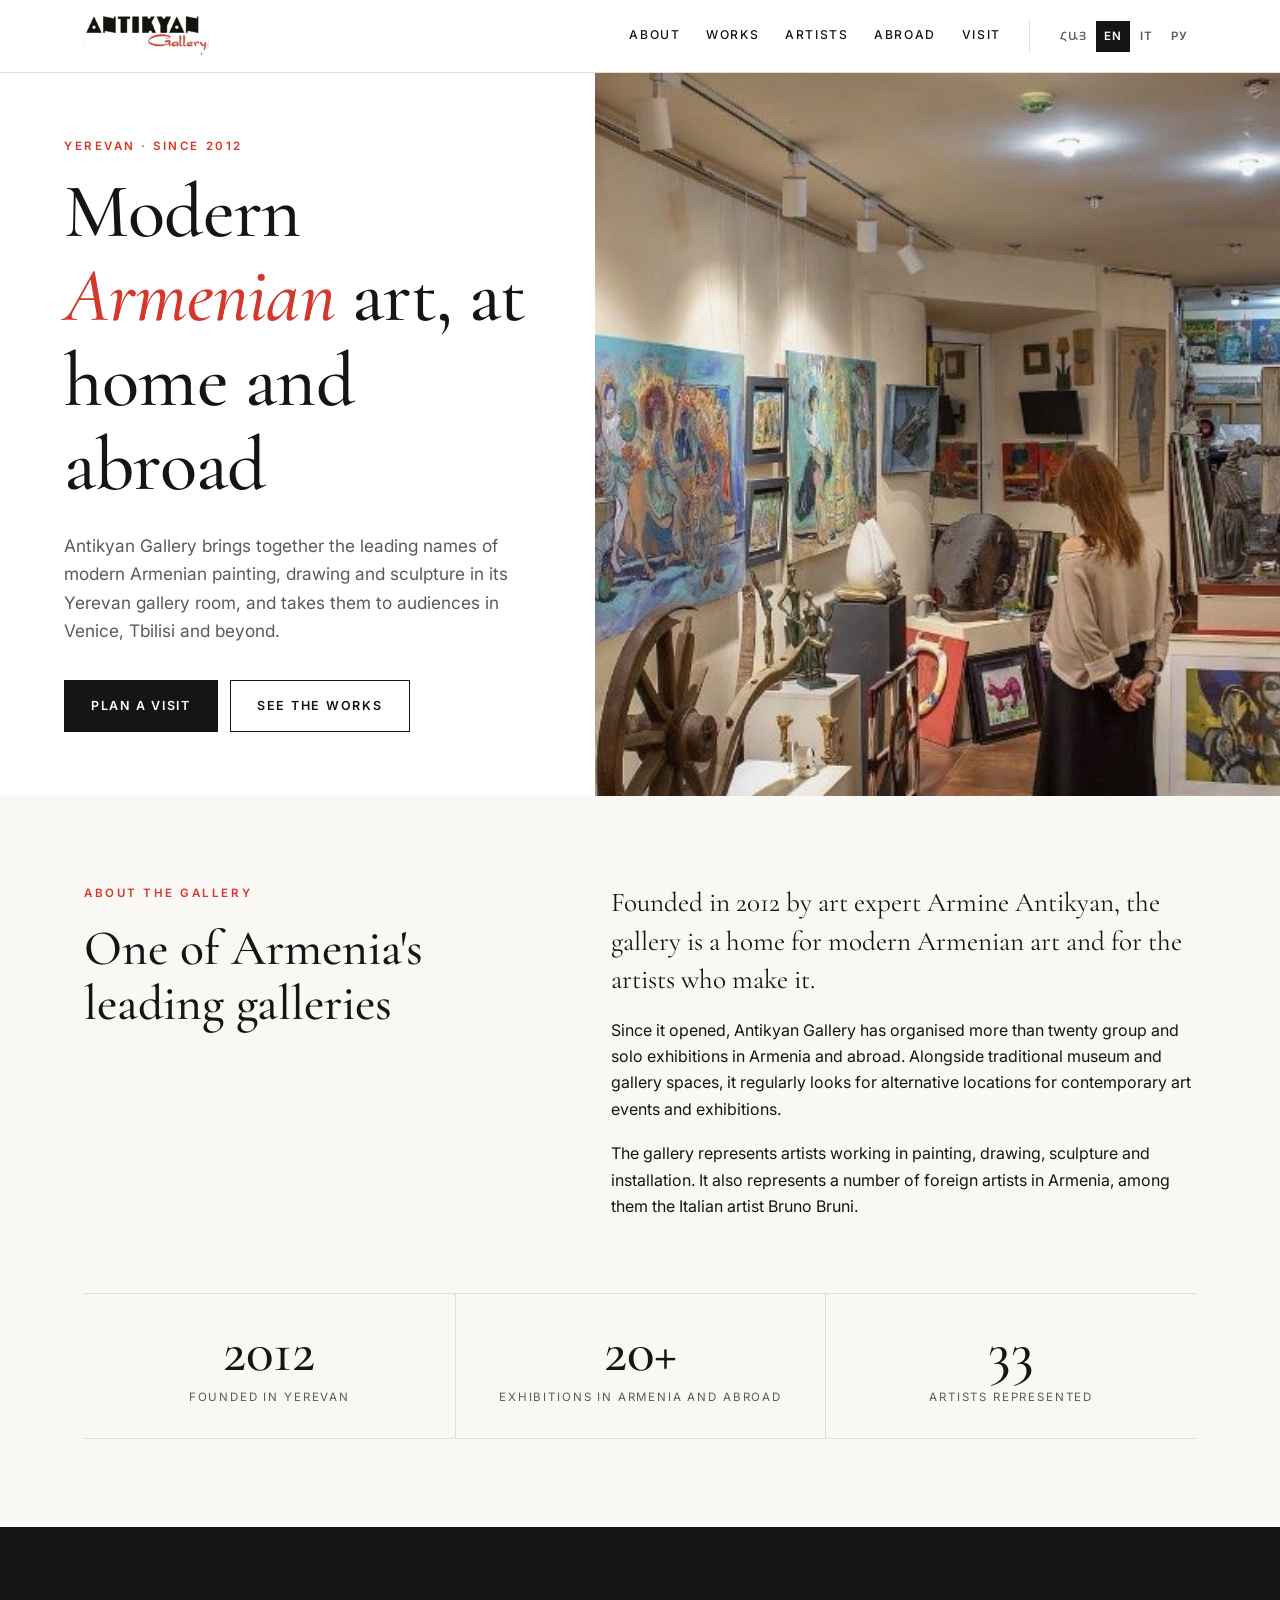
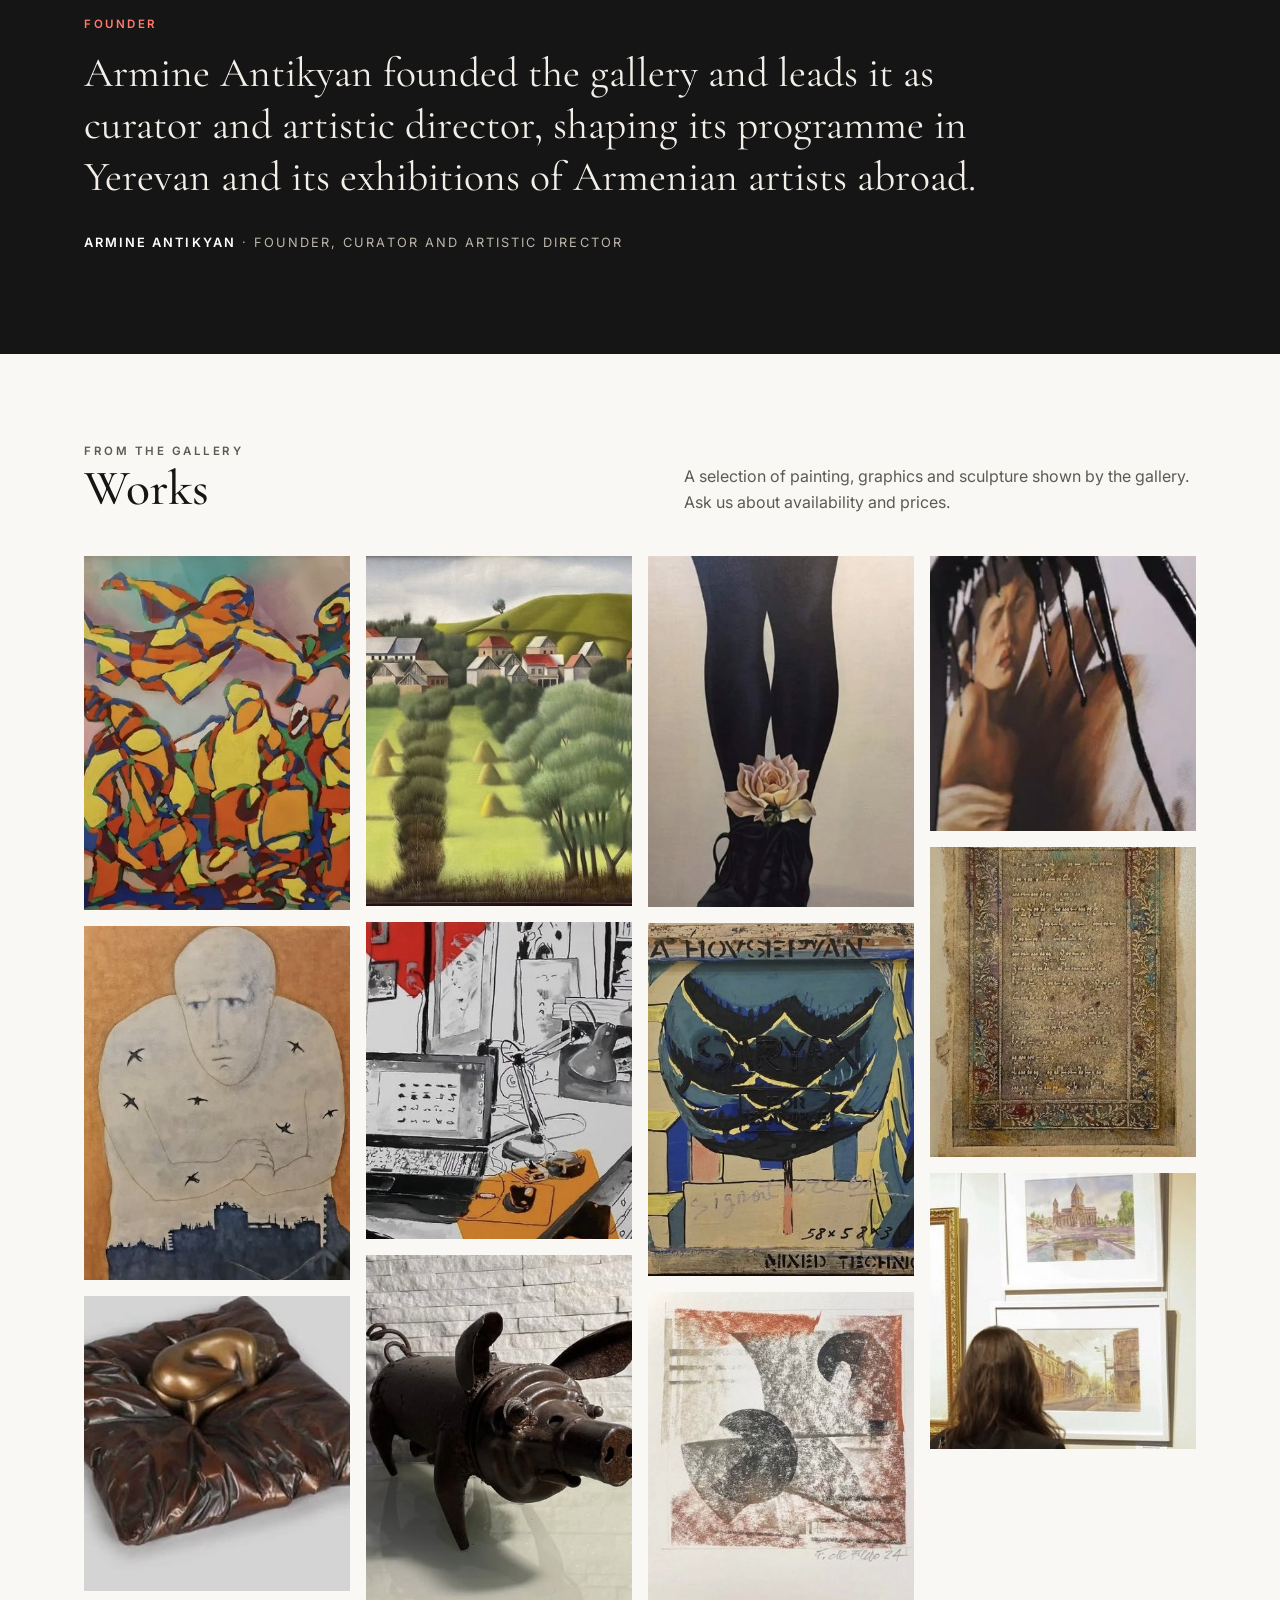
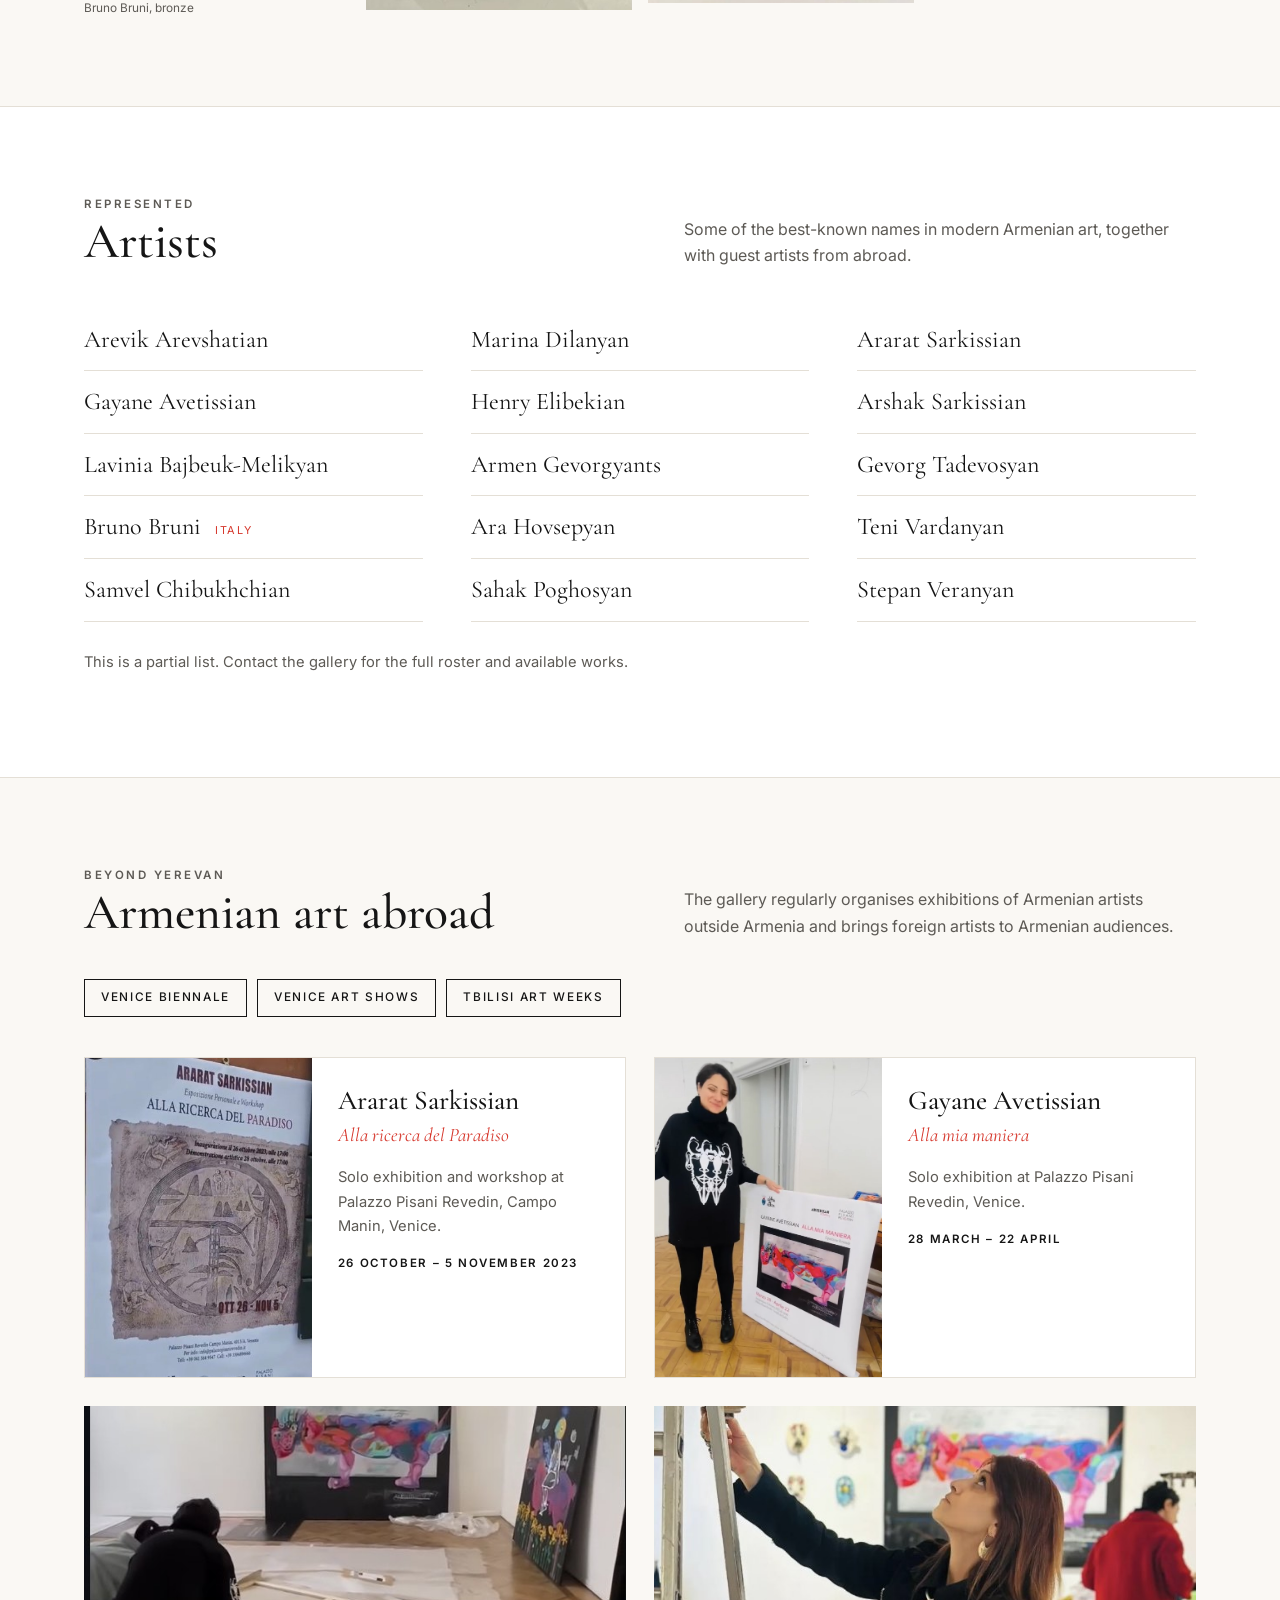
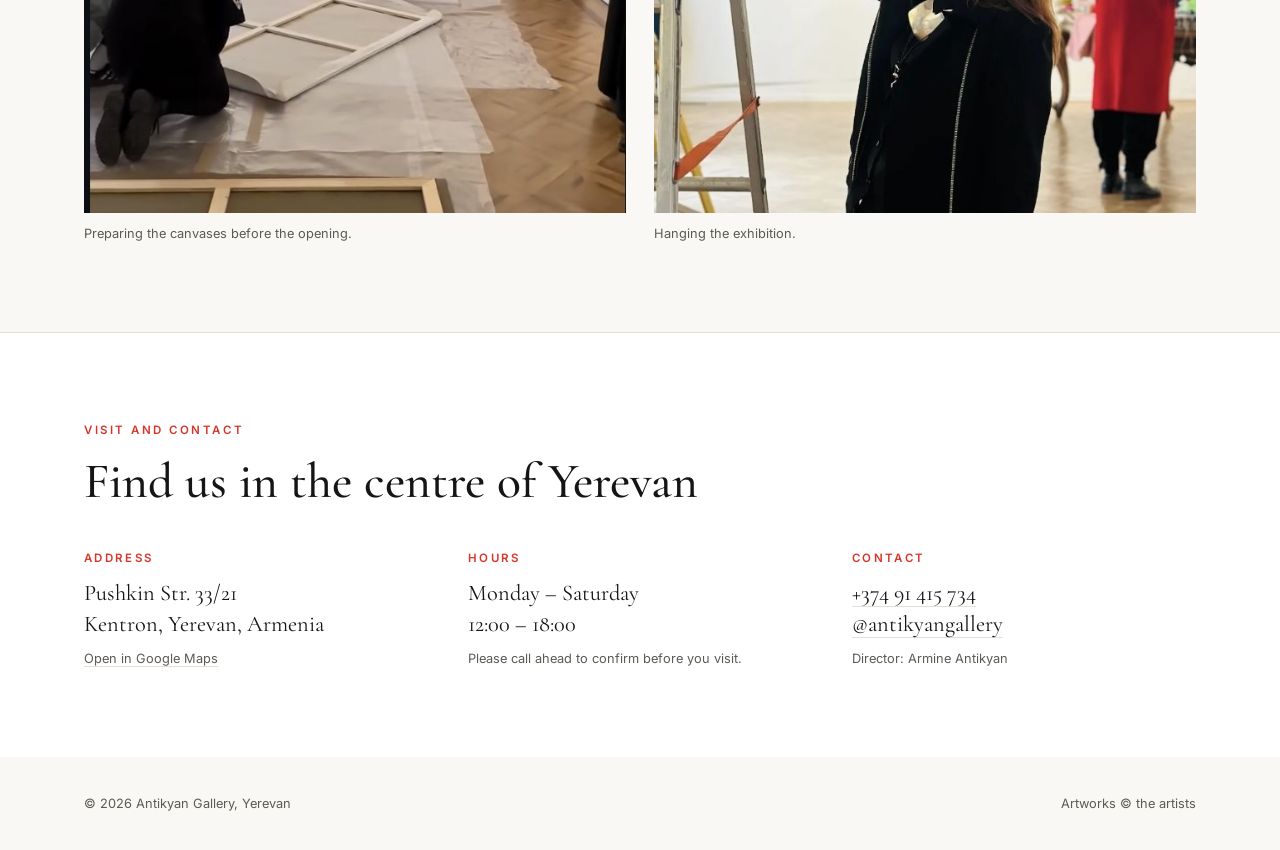
<file: index.html>
<!doctype html>
<html lang="en">
<head>
<meta charset="utf-8">
<meta name="viewport" content="width=device-width, initial-scale=1">
<title>Antikyan Gallery — Modern Armenian Art, Yerevan</title>
<meta name="description" content="Antikyan Gallery is a modern Armenian art gallery in Yerevan, founded in 2012 by Armine Antikyan. Painting, drawing, sculpture and installation, with exhibitions in Armenia and abroad.">
<meta property="og:title" content="Antikyan Gallery — Modern Armenian Art">
<meta property="og:description" content="A leading gallery of modern Armenian art in Yerevan, founded by Armine Antikyan in 2012.">
<meta property="og:image" content="https://antikyan.com/img/gallery-interior.jpg">
<meta property="og:url" content="https://antikyan.com/">
<meta property="og:type" content="website">
<link rel="canonical" href="https://antikyan.com/">
<link rel="alternate" hreflang="hy" href="https://antikyan.com/hy/">
<link rel="alternate" hreflang="en" href="https://antikyan.com/">
<link rel="alternate" hreflang="it" href="https://antikyan.com/it/">
<link rel="alternate" hreflang="ru" href="https://antikyan.com/ru/">
<link rel="alternate" hreflang="x-default" href="https://antikyan.com/">
<link rel="preconnect" href="https://fonts.googleapis.com">
<link rel="preconnect" href="https://fonts.gstatic.com" crossorigin>
<link href="https://fonts.googleapis.com/css2?family=Cormorant+Garamond:ital,wght@0,400;0,500;0,600;1,400&family=Inter:wght@400;500;600&family=Noto+Sans+Armenian:wght@400;500;600&family=Noto+Serif+Armenian:wght@400;500;600&display=swap" rel="stylesheet">
<link rel="stylesheet" href="style.css">
</head>
<body>

<header>
  <div class="wrap bar">
    <a href="#top" aria-label="Antikyan Gallery — home"><img src="img/logo.jpg" alt="Antikyan Gallery" width="740" height="260"></a>
    <nav aria-label="Sections">
      <a href="#about">About</a>
      <a href="#works">Works</a>
      <a href="#artists">Artists</a>
      <a href="#abroad">Abroad</a>
      <a href="#visit">Visit</a>
    </nav>
    <ul class="langs" aria-label="Language">
      <li><a href="hy/" lang="hy" hreflang="hy">ՀԱՅ</a></li>
      <li><a href="" lang="en" hreflang="en" aria-current="page">EN</a></li>
      <li><a href="it/" lang="it" hreflang="it">IT</a></li>
      <li><a href="ru/" lang="ru" hreflang="ru">РУ</a></li>
    </ul>
  </div>
</header>

<main id="top">

<section class="hero">
  <div class="hero-grid">
    <div class="hero-text">
      <p class="eyebrow">Yerevan · since 2012</p>
      <h1>Modern <em>Armenian</em> art, at home and abroad</h1>
      <p class="lead">Antikyan Gallery brings together the leading names of modern Armenian painting, drawing and sculpture in its Yerevan gallery room, and takes them to audiences in Venice, Tbilisi and beyond.</p>
      <div class="btns">
        <a class="btn solid" href="#visit">Plan a visit</a>
        <a class="btn" href="#works">See the works</a>
      </div>
    </div>
    <div class="hero-img"><img src="img/gallery-interior.jpg" alt="Inside Antikyan Gallery in Yerevan: paintings, sculpture and ceramics fill the gallery room"></div>
  </div>
</section>

<section id="about">
  <div class="wrap">
    <div class="two">
      <div>
        <p class="eyebrow">About the gallery</p>
        <h2>One of Armenia's leading galleries</h2>
      </div>
      <div>
        <p class="big">Founded in 2012 by art expert Armine Antikyan, the gallery is a home for modern Armenian art and for the artists who make it.</p>
        <p>Since it opened, Antikyan Gallery has organised more than twenty group and solo exhibitions in Armenia and abroad. Alongside traditional museum and gallery spaces, it regularly looks for alternative locations for contemporary art events and exhibitions.</p>
        <p>The gallery represents artists working in painting, drawing, sculpture and installation. It also represents a number of foreign artists in Armenia, among them the Italian artist Bruno Bruni.</p>
      </div>
    </div>
    <div class="stats">
      <div class="stat"><b>2012</b><span>Founded in Yerevan</span></div>
      <div class="stat"><b>20+</b><span>Exhibitions in Armenia and abroad</span></div>
      <div class="stat"><b>33</b><span>Artists represented</span></div>
    </div>
  </div>
</section>

<section class="founder">
  <div class="wrap">
    <p class="eyebrow">Founder</p>
    <blockquote>Armine Antikyan founded the gallery and leads it as curator and artistic director, shaping its programme in Yerevan and its exhibitions of Armenian artists abroad.</blockquote>
    <p class="who"><b>Armine Antikyan</b> · Founder, curator and artistic director</p>
  </div>
</section>

<section id="works">
  <div class="wrap">
    <div class="head">
      <div>
        <p class="eyebrow">From the gallery</p>
        <h2>Works</h2>
      </div>
      <p>A selection of painting, graphics and sculpture shown by the gallery. Ask us about availability and prices.</p>
    </div>
    <div class="works" id="grid">
      <button><img src="img/work-01.jpg" alt="Painting of dancing figures in yellow, orange and blue outlines" loading="lazy"></button>
      <button><img src="img/work-09.jpg" alt="Drawing of a pale figure with folded arms and swallows above a city skyline" loading="lazy"></button>
      <button><img src="img/work-02.jpg" alt="Bronze sculpture by Bruno Bruni of a sleeping figure on a cushion" loading="lazy"></button>
      <p class="cap">Bruno Bruni, bronze</p>
      <button><img src="img/work-11.jpg" alt="Landscape painting of a village with red roofs, green hills and haystacks" loading="lazy"></button>
      <button><img src="img/work-04.jpg" alt="Ink drawing of a studio desk with a computer and lamp, with red and orange accents" loading="lazy"></button>
      <button><img src="img/work-03.jpg" alt="Metal sculpture of a pig with large ears" loading="lazy"></button>
      <button><img src="img/work-10.jpg" alt="Painting of legs in dark tights and boots with a pale rose" loading="lazy"></button>
      <button><img src="img/work-07.jpg" alt="Mixed technique work in blue, yellow and black with stencilled lettering" loading="lazy"></button>
      <button><img src="img/work-12.jpg" alt="Abstract print in terracotta and charcoal tones" loading="lazy"></button>
      <button><img src="img/work-05.jpg" alt="Painting of a face in warm tones under black dripping lines" loading="lazy"></button>
      <button><img src="img/work-08.jpg" alt="Work with Armenian script inside an ornamental floral border" loading="lazy"></button>
      <button><img src="img/work-06.jpg" alt="A visitor looks at two framed watercolours of an Armenian church and a city street" loading="lazy"></button>
    </div>
  </div>
</section>

<section id="artists" class="artists">
  <div class="wrap">
    <div class="head">
      <div>
        <p class="eyebrow">Represented</p>
        <h2>Artists</h2>
      </div>
      <p>Some of the best-known names in modern Armenian art, together with guest artists from abroad.</p>
    </div>
    <ul class="names">
      <li>Arevik Arevshatian</li>
      <li>Gayane Avetissian</li>
      <li>Lavinia Bajbeuk-Melikyan</li>
      <li>Bruno Bruni <small>Italy</small></li>
      <li>Samvel Chibukhchian</li>
      <li>Marina Dilanyan</li>
      <li>Henry Elibekian</li>
      <li>Armen Gevorgyants</li>
      <li>Ara Hovsepyan</li>
      <li>Sahak Poghosyan</li>
      <li>Ararat Sarkissian</li>
      <li>Arshak Sarkissian</li>
      <li>Gevorg Tadevosyan</li>
      <li>Teni Vardanyan</li>
      <li>Stepan Veranyan</li>
    </ul>
    <p class="note">This is a partial list. Contact the gallery for the full roster and available works.</p>
  </div>
</section>

<section id="abroad">
  <div class="wrap">
    <div class="head">
      <div>
        <p class="eyebrow">Beyond Yerevan</p>
        <h2>Armenian art abroad</h2>
      </div>
      <p>The gallery regularly organises exhibitions of Armenian artists outside Armenia and brings foreign artists to Armenian audiences.</p>
    </div>
    <ul class="places">
      <li>Venice Biennale</li>
      <li>Venice art shows</li>
      <li>Tbilisi art weeks</li>
    </ul>

    <div class="shows">
      <article class="show">
        <img src="img/venice-sarkissian-poster.jpg" alt="Poster for Ararat Sarkissian's exhibition Alla ricerca del Paradiso" loading="lazy">
        <div>
          <h3>Ararat Sarkissian</h3>
          <i lang="it">Alla ricerca del Paradiso</i>
          <p>Solo exhibition and workshop at Palazzo Pisani Revedin, Campo Manin, Venice.</p>
          <p class="when">26 October – 5 November 2023</p>
        </div>
      </article>
      <article class="show">
        <img src="img/venice-avetissian-poster.jpg" alt="The poster for Gayane Avetissian's exhibition Alla mia maniera" loading="lazy">
        <div>
          <h3>Gayane Avetissian</h3>
          <i lang="it">Alla mia maniera</i>
          <p>Solo exhibition at Palazzo Pisani Revedin, Venice.</p>
          <p class="when">28 March – 22 April</p>
        </div>
      </article>
    </div>

    <div class="strip">
      <figure>
        <img src="img/venice-install.jpg" alt="Canvases being stretched on the parquet floor before an exhibition" loading="lazy">
        <figcaption>Preparing the canvases before the opening.</figcaption>
      </figure>
      <figure>
        <img src="img/venice-hanging.jpg" alt="Hanging works in the exhibition hall" loading="lazy">
        <figcaption>Hanging the exhibition.</figcaption>
      </figure>
    </div>
  </div>
</section>

<section id="visit" class="visit">
  <div class="wrap">
    <p class="eyebrow">Visit and contact</p>
    <h2>Find us in the centre of Yerevan</h2>
    <div class="info">
      <div>
        <h3>Address</h3>
        <p>Pushkin Str. 33/21<br>Kentron, Yerevan, Armenia</p>
        <small><a href="https://www.google.com/maps/search/?api=1&query=Antikyan+Gallery+Pushkin+33%2F21+Yerevan" target="_blank" rel="noopener">Open in Google Maps</a></small>
      </div>
      <div>
        <h3>Hours</h3>
        <p>Monday – Saturday<br>12:00 – 18:00</p>
        <small>Please call ahead to confirm before you visit.</small>
      </div>
      <div>
        <h3>Contact</h3>
        <p><a href="tel:+37491415734">+374 91 415 734</a><br>
        <a href="https://www.instagram.com/antikyangallery" target="_blank" rel="noopener">@antikyangallery</a></p>
        <small>Director: Armine Antikyan</small>
      </div>
    </div>
  </div>
</section>

</main>

<footer>
  <div class="wrap">
    <span>© <span id="yr">2026</span> Antikyan Gallery, Yerevan</span>
    <span>Artworks © the artists</span>
  </div>
</footer>

<dialog id="lb" aria-label="Enlarged artwork">
  <button aria-label="Close">×</button>
  <img alt="">
</dialog>

<script>
(function(){
  var lb=document.getElementById('lb'), big=lb.querySelector('img');
  document.getElementById('grid').addEventListener('click',function(e){
    var b=e.target.closest('button'); if(!b) return;
    var i=b.querySelector('img'); big.src=i.src; big.alt=i.alt;
    if(lb.showModal) lb.showModal();
  });
  lb.addEventListener('click',function(){ lb.close(); });
  document.getElementById('yr').textContent=new Date().getFullYear();
})();
</script>
</body>
</html>
</file>
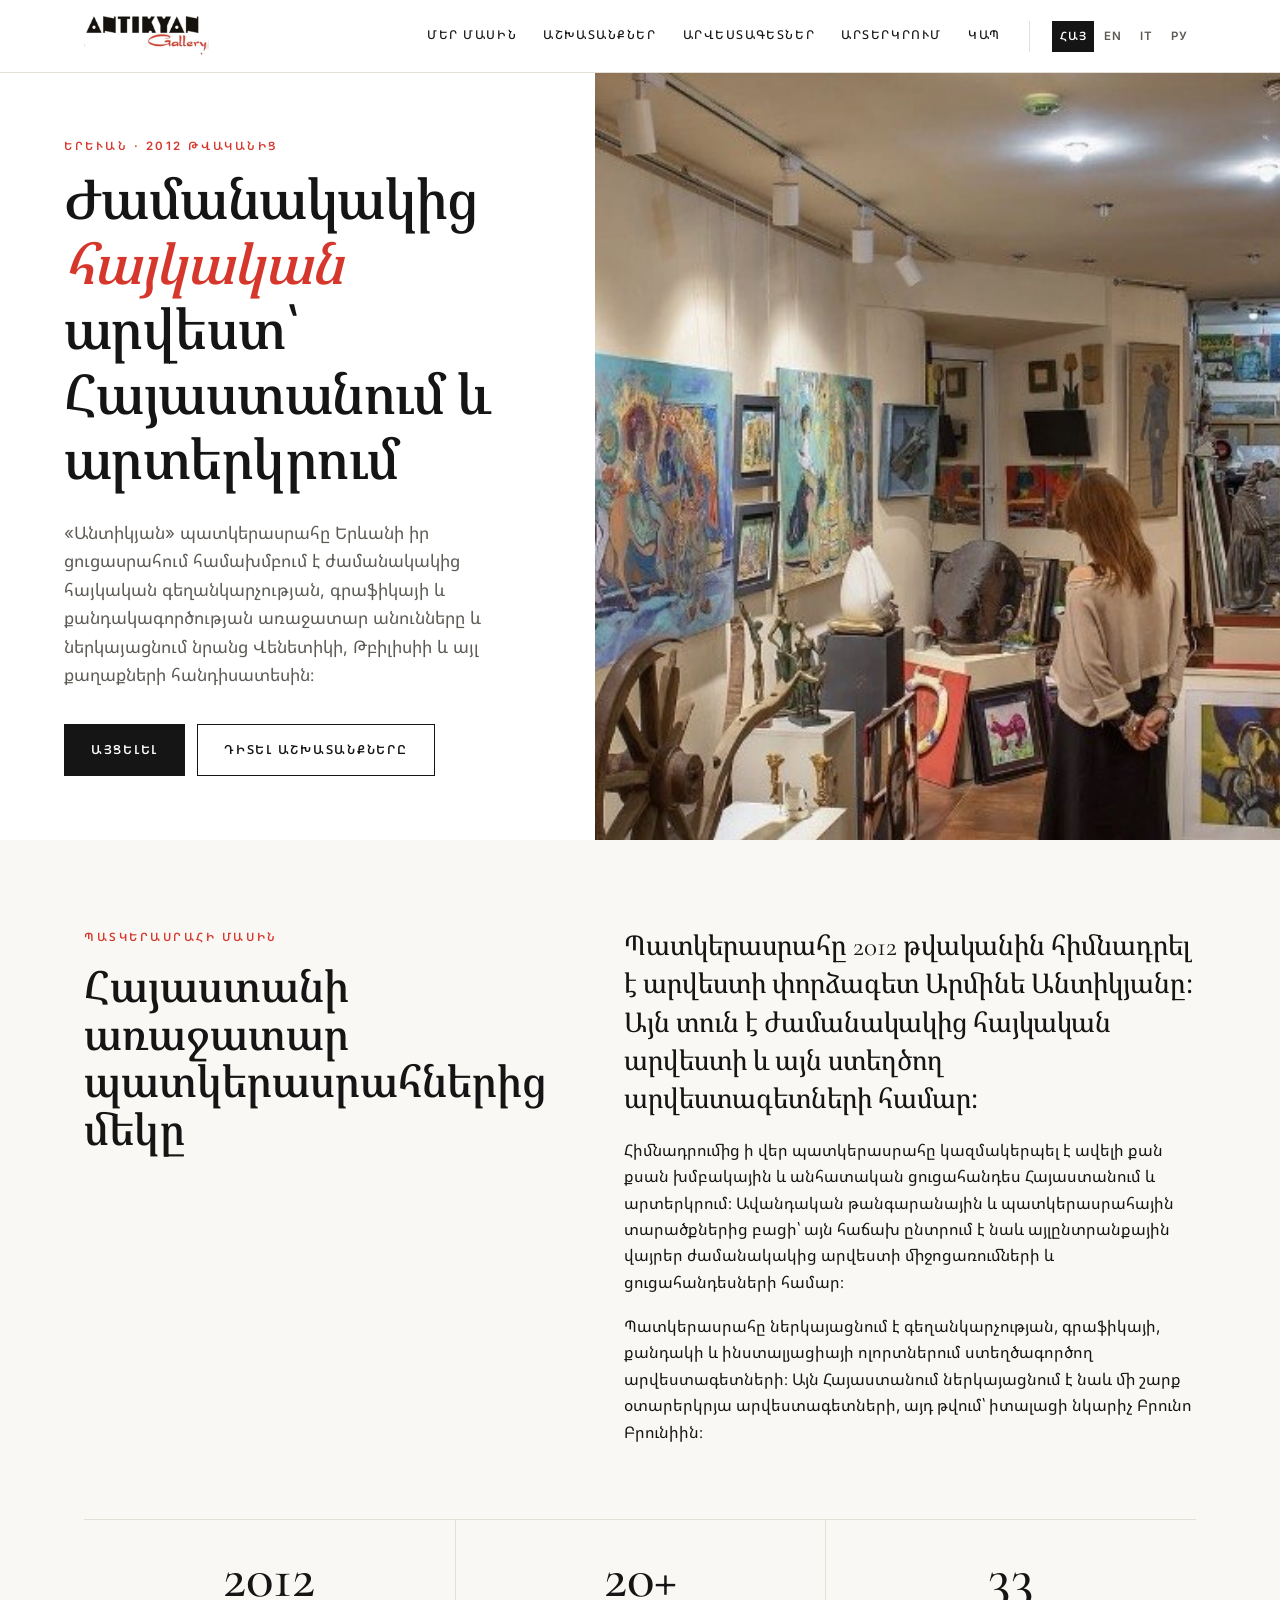
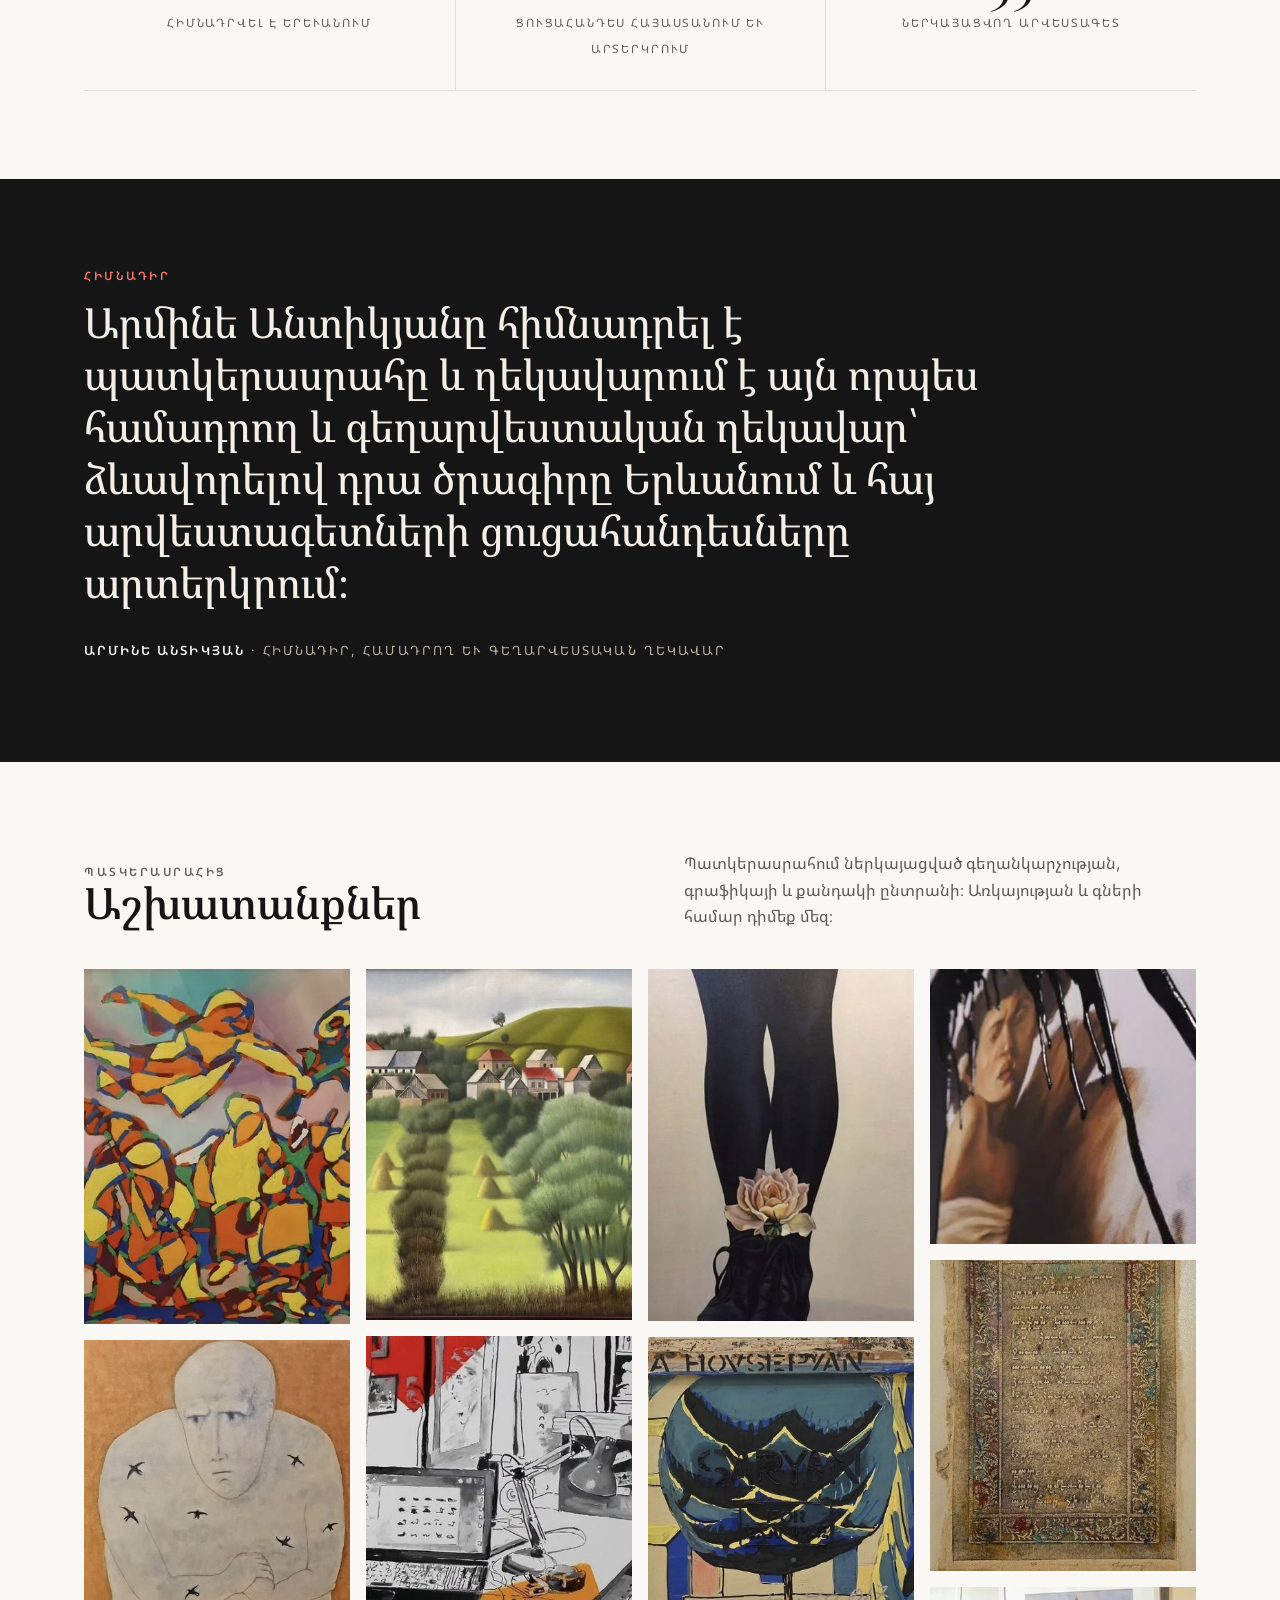
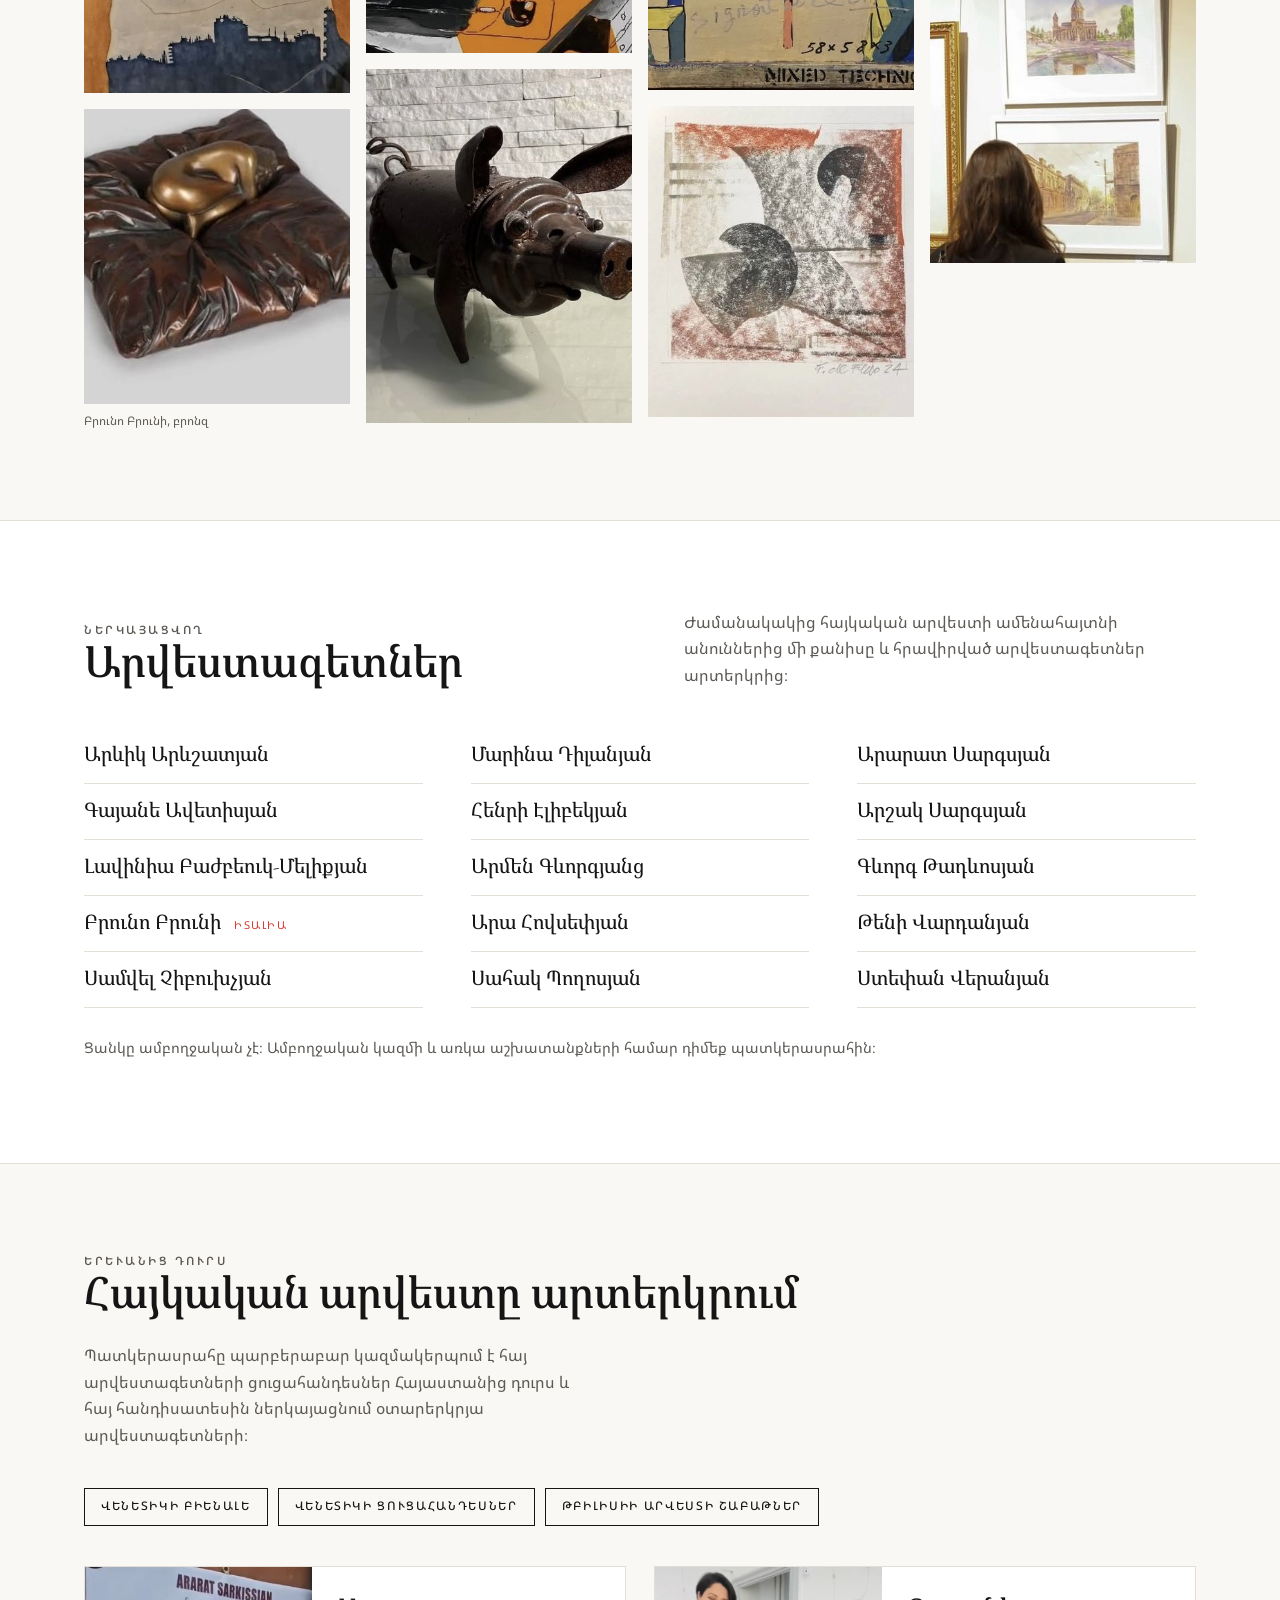
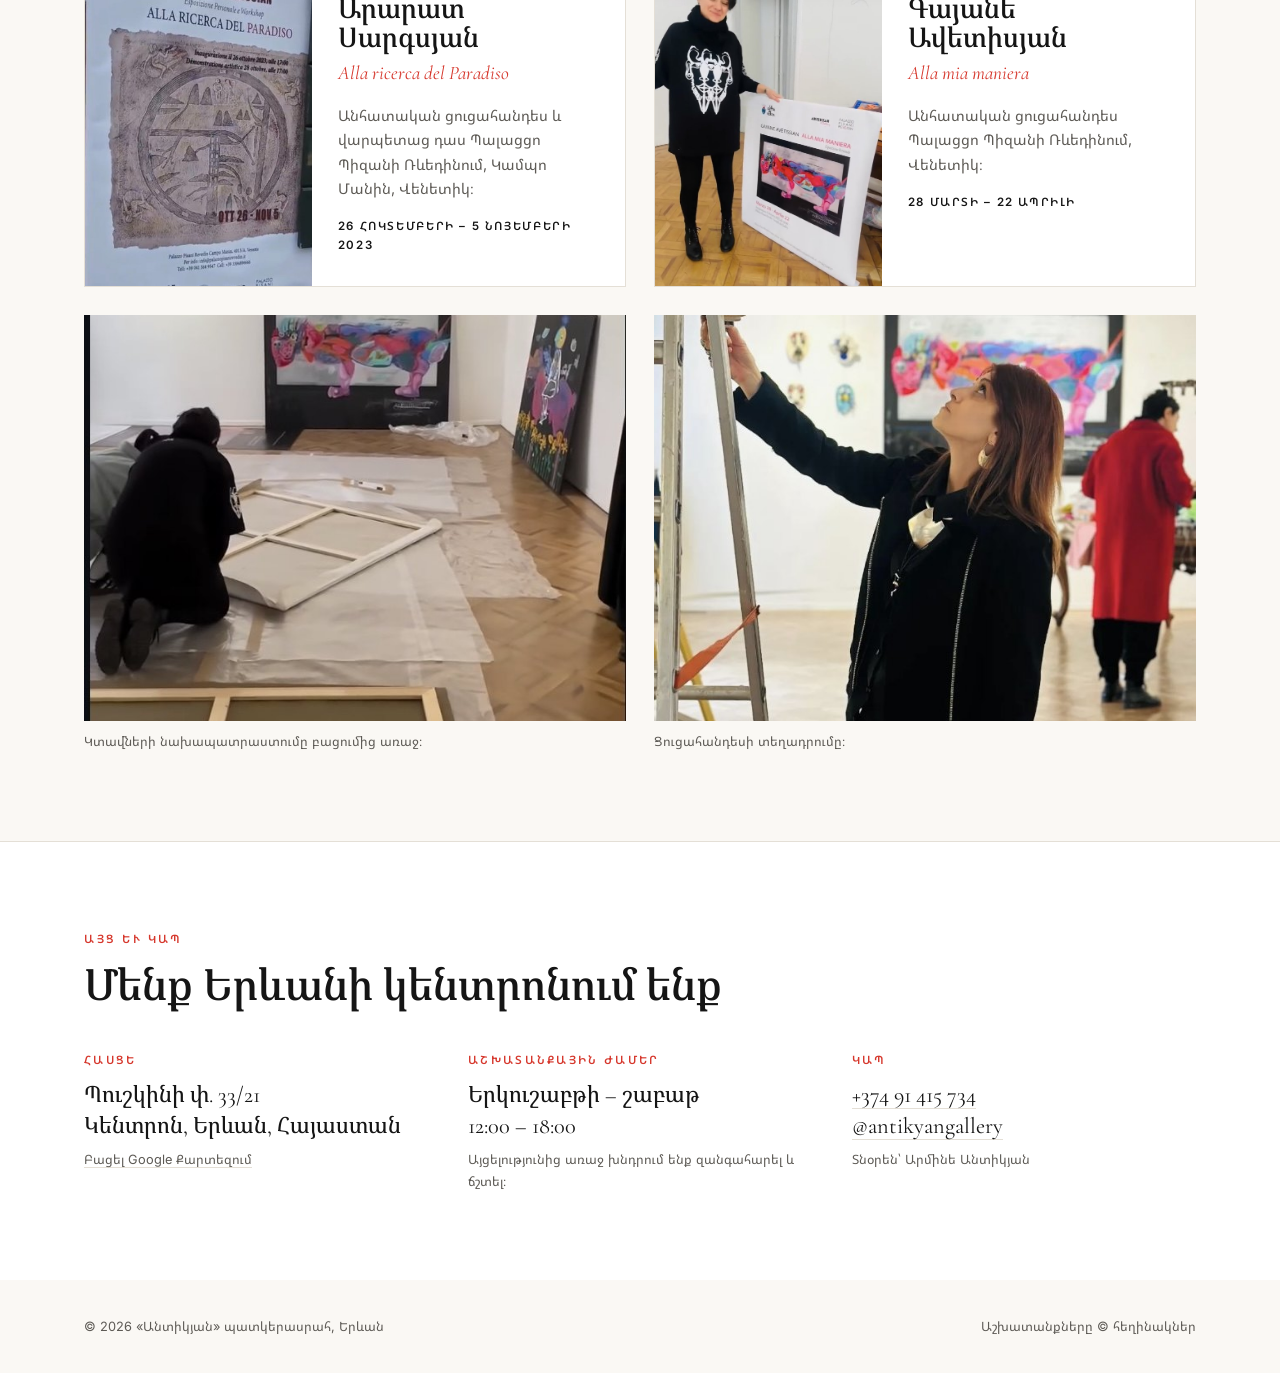
<file: hy/index.html>
<!doctype html>
<html lang="hy">
<head>
<meta charset="utf-8">
<meta name="viewport" content="width=device-width, initial-scale=1">
<title>«Անտիկյան» պատկերասրահ — ժամանակակից հայկական արվեստ, Երևան</title>
<meta name="description" content="«Անտիկյան» պատկերասրահը ժամանակակից հայկական արվեստի պատկերասրահ է Երևանում, որը 2012 թվականին հիմնադրել է Արմինե Անտիկյանը։ Գեղանկարչություն, գրաֆիկա, քանդակ և ինստալյացիա, ցուցահանդեսներ Հայաստանում և արտերկրում։">
<meta property="og:title" content="«Անտիկյան» պատկերասրահ — ժամանակակից հայկական արվեստ">
<meta property="og:description" content="Ժամանակակից հայկական արվեստի առաջատար պատկերասրահ Երևանում, որը 2012 թվականին հիմնադրել է Արմինե Անտիկյանը։">
<meta property="og:image" content="https://antikyan.com/img/gallery-interior.jpg">
<meta property="og:url" content="https://antikyan.com/hy/">
<meta property="og:type" content="website">
<link rel="canonical" href="https://antikyan.com/hy/">
<link rel="alternate" hreflang="hy" href="https://antikyan.com/hy/">
<link rel="alternate" hreflang="en" href="https://antikyan.com/">
<link rel="alternate" hreflang="it" href="https://antikyan.com/it/">
<link rel="alternate" hreflang="ru" href="https://antikyan.com/ru/">
<link rel="alternate" hreflang="x-default" href="https://antikyan.com/">
<link rel="preconnect" href="https://fonts.googleapis.com">
<link rel="preconnect" href="https://fonts.gstatic.com" crossorigin>
<link href="https://fonts.googleapis.com/css2?family=Cormorant+Garamond:ital,wght@0,400;0,500;0,600;1,400&family=Inter:wght@400;500;600&family=Noto+Sans+Armenian:wght@400;500;600&family=Noto+Serif+Armenian:wght@400;500;600&display=swap" rel="stylesheet">
<link rel="stylesheet" href="../style.css">
</head>
<body>

<header>
  <div class="wrap bar">
    <a href="#top" aria-label="«Անտիկյան» պատկերասրահ — գլխավոր էջ"><img src="../img/logo.jpg" alt="Antikyan Gallery" width="740" height="260"></a>
    <nav aria-label="Բաժիններ">
      <a href="#about">Մեր մասին</a>
      <a href="#works">Աշխատանքներ</a>
      <a href="#artists">Արվեստագետներ</a>
      <a href="#abroad">Արտերկրում</a>
      <a href="#visit">Կապ</a>
    </nav>
    <ul class="langs" aria-label="Լեզու">
      <li><a href="../hy/" lang="hy" hreflang="hy" aria-current="page">ՀԱՅ</a></li>
      <li><a href="../" lang="en" hreflang="en">EN</a></li>
      <li><a href="../it/" lang="it" hreflang="it">IT</a></li>
      <li><a href="../ru/" lang="ru" hreflang="ru">РУ</a></li>
    </ul>
  </div>
</header>

<main id="top">

<section class="hero">
  <div class="hero-grid">
    <div class="hero-text">
      <p class="eyebrow">Երևան · 2012 թվականից</p>
      <h1>Ժամանակակից <em>հայկական</em> արվեստ՝ Հայաստանում և արտերկրում</h1>
      <p class="lead">«Անտիկյան» պատկերասրահը Երևանի իր ցուցասրահում համախմբում է ժամանակակից հայկական գեղանկարչության, գրաֆիկայի և քանդակագործության առաջատար անունները և ներկայացնում նրանց Վենետիկի, Թբիլիսիի և այլ քաղաքների հանդիսատեսին։</p>
      <div class="btns">
        <a class="btn solid" href="#visit">Այցելել</a>
        <a class="btn" href="#works">Դիտել աշխատանքները</a>
      </div>
    </div>
    <div class="hero-img"><img src="../img/gallery-interior.jpg" alt="«Անտիկյան» պատկերասրահի ներսը Երևանում՝ կտավներ, քանդակներ և խեցեգործություն"></div>
  </div>
</section>

<section id="about">
  <div class="wrap">
    <div class="two">
      <div>
        <p class="eyebrow">Պատկերասրահի մասին</p>
        <h2>Հայաստանի առաջատար պատկերասրահներից մեկը</h2>
      </div>
      <div>
        <p class="big">Պատկերասրահը 2012 թվականին հիմնադրել է արվեստի փորձագետ Արմինե Անտիկյանը։ Այն տուն է ժամանակակից հայկական արվեստի և այն ստեղծող արվեստագետների համար։</p>
        <p>Հիմնադրումից ի վեր պատկերասրահը կազմակերպել է ավելի քան քսան խմբակային և անհատական ցուցահանդես Հայաստանում և արտերկրում։ Ավանդական թանգարանային և պատկերասրահային տարածքներից բացի՝ այն հաճախ ընտրում է նաև այլընտրանքային վայրեր ժամանակակից արվեստի միջոցառումների և ցուցահանդեսների համար։</p>
        <p>Պատկերասրահը ներկայացնում է գեղանկարչության, գրաֆիկայի, քանդակի և ինստալյացիայի ոլորտներում ստեղծագործող արվեստագետների։ Այն Հայաստանում ներկայացնում է նաև մի շարք օտարերկրյա արվեստագետների, այդ թվում՝ իտալացի նկարիչ Բրունո Բրունիին։</p>
      </div>
    </div>
    <div class="stats">
      <div class="stat"><b>2012</b><span>Հիմնադրվել է Երևանում</span></div>
      <div class="stat"><b>20+</b><span>Ցուցահանդես Հայաստանում և արտերկրում</span></div>
      <div class="stat"><b>33</b><span>Ներկայացվող արվեստագետ</span></div>
    </div>
  </div>
</section>

<section class="founder">
  <div class="wrap">
    <p class="eyebrow">Հիմնադիր</p>
    <blockquote>Արմինե Անտիկյանը հիմնադրել է պատկերասրահը և ղեկավարում է այն որպես համադրող և գեղարվեստական ղեկավար՝ ձևավորելով դրա ծրագիրը Երևանում և հայ արվեստագետների ցուցահանդեսները արտերկրում։</blockquote>
    <p class="who"><b>Արմինե Անտիկյան</b> · Հիմնադիր, համադրող և գեղարվեստական ղեկավար</p>
  </div>
</section>

<section id="works">
  <div class="wrap">
    <div class="head">
      <div>
        <p class="eyebrow">Պատկերասրահից</p>
        <h2>Աշխատանքներ</h2>
      </div>
      <p>Պատկերասրահում ներկայացված գեղանկարչության, գրաֆիկայի և քանդակի ընտրանի։ Առկայության և գների համար դիմեք մեզ։</p>
    </div>
    <div class="works" id="grid">
      <button><img src="../img/work-01.jpg" alt="Պարող կերպարներով կտավ՝ դեղին, նարնջագույն և կապույտ երանգներով" loading="lazy"></button>
      <button><img src="../img/work-09.jpg" alt="Գծանկար՝ ձեռքերը խաչած գունատ կերպար և ծիծեռնակներ քաղաքի ուրվագծի վերևում" loading="lazy"></button>
      <button><img src="../img/work-02.jpg" alt="Բրունո Բրունիի բրոնզե քանդակը՝ բարձի վրա քնած կերպար" loading="lazy"></button>
      <p class="cap">Բրունո Բրունի, բրոնզ</p>
      <button><img src="../img/work-11.jpg" alt="Բնանկար՝ կարմիր տանիքներով գյուղ, կանաչ բլուրներ և խոտի դեզեր" loading="lazy"></button>
      <button><img src="../img/work-04.jpg" alt="Տուշով գծանկար՝ համակարգչով և լամպով աշխատասեղան, կարմիր և նարնջագույն շեշտերով" loading="lazy"></button>
      <button><img src="../img/work-03.jpg" alt="Մեծ ականջներով խոզի մետաղե քանդակ" loading="lazy"></button>
      <button><img src="../img/work-10.jpg" alt="Կտավ՝ մուգ զուգագուլպաներով և կոշիկներով ոտքեր՝ բաց գույնի վարդով" loading="lazy"></button>
      <button><img src="../img/work-07.jpg" alt="Խառը տեխնիկայով աշխատանք՝ կապույտ, դեղին և սև գույներով, տրաֆարետային գրերով" loading="lazy"></button>
      <button><img src="../img/work-12.jpg" alt="Աբստրակտ տպագիր աշխատանք՝ թրծակավի և ածուխի երանգներով" loading="lazy"></button>
      <button><img src="../img/work-05.jpg" alt="Կտավ՝ տաք երանգներով դեմք սև հոսող գծերի տակ" loading="lazy"></button>
      <button><img src="../img/work-08.jpg" alt="Հայերեն գրերով աշխատանք՝ ծաղկազարդ եզրագծի մեջ" loading="lazy"></button>
      <button><img src="../img/work-06.jpg" alt="Այցելուն դիտում է երկու շրջանակված ջրանկար՝ հայկական եկեղեցի և քաղաքային փողոց" loading="lazy"></button>
    </div>
  </div>
</section>

<section id="artists" class="artists">
  <div class="wrap">
    <div class="head">
      <div>
        <p class="eyebrow">Ներկայացվող</p>
        <h2>Արվեստագետներ</h2>
      </div>
      <p>Ժամանակակից հայկական արվեստի ամենահայտնի անուններից մի քանիսը և հրավիրված արվեստագետներ արտերկրից։</p>
    </div>
    <ul class="names">
      <li>Արևիկ Արևշատյան</li>
      <li>Գայանե Ավետիսյան</li>
      <li>Լավինիա Բաժբեուկ-Մելիքյան</li>
      <li>Բրունո Բրունի <small>Իտալիա</small></li>
      <li>Սամվել Չիբուխչյան</li>
      <li>Մարինա Դիլանյան</li>
      <li>Հենրի Էլիբեկյան</li>
      <li>Արմեն Գևորգյանց</li>
      <li>Արա Հովսեփյան</li>
      <li>Սահակ Պողոսյան</li>
      <li>Արարատ Սարգսյան</li>
      <li>Արշակ Սարգսյան</li>
      <li>Գևորգ Թադևոսյան</li>
      <li>Թենի Վարդանյան</li>
      <li>Ստեփան Վերանյան</li>
    </ul>
    <p class="note">Ցանկը ամբողջական չէ։ Ամբողջական կազմի և առկա աշխատանքների համար դիմեք պատկերասրահին։</p>
  </div>
</section>

<section id="abroad">
  <div class="wrap">
    <div class="head">
      <div>
        <p class="eyebrow">Երևանից դուրս</p>
        <h2>Հայկական արվեստը արտերկրում</h2>
      </div>
      <p>Պատկերասրահը պարբերաբար կազմակերպում է հայ արվեստագետների ցուցահանդեսներ Հայաստանից դուրս և հայ հանդիսատեսին ներկայացնում օտարերկրյա արվեստագետների։</p>
    </div>
    <ul class="places">
      <li>Վենետիկի բիենալե</li>
      <li>Վենետիկի ցուցահանդեսներ</li>
      <li>Թբիլիսիի արվեստի շաբաթներ</li>
    </ul>

    <div class="shows">
      <article class="show">
        <img src="../img/venice-sarkissian-poster.jpg" alt="Արարատ Սարգսյանի «Alla ricerca del Paradiso» ցուցահանդեսի պաստառը" loading="lazy">
        <div>
          <h3>Արարատ Սարգսյան</h3>
          <i lang="it">Alla ricerca del Paradiso</i>
          <p>Անհատական ցուցահանդես և վարպետաց դաս Պալացցո Պիզանի Ռևեդինում, Կամպո Մանին, Վենետիկ։</p>
          <p class="when">26 հոկտեմբերի – 5 նոյեմբերի 2023</p>
        </div>
      </article>
      <article class="show">
        <img src="../img/venice-avetissian-poster.jpg" alt="Գայանե Ավետիսյանի «Alla mia maniera» ցուցահանդեսի պաստառը" loading="lazy">
        <div>
          <h3>Գայանե Ավետիսյան</h3>
          <i lang="it">Alla mia maniera</i>
          <p>Անհատական ցուցահանդես Պալացցո Պիզանի Ռևեդինում, Վենետիկ։</p>
          <p class="when">28 մարտի – 22 ապրիլի</p>
        </div>
      </article>
    </div>

    <div class="strip">
      <figure>
        <img src="../img/venice-install.jpg" alt="Կտավների ձգումը մանրահատակին ցուցահանդեսից առաջ" loading="lazy">
        <figcaption>Կտավների նախապատրաստումը բացումից առաջ։</figcaption>
      </figure>
      <figure>
        <img src="../img/venice-hanging.jpg" alt="Աշխատանքների կախումը ցուցասրահում" loading="lazy">
        <figcaption>Ցուցահանդեսի տեղադրումը։</figcaption>
      </figure>
    </div>
  </div>
</section>

<section id="visit" class="visit">
  <div class="wrap">
    <p class="eyebrow">Այց և կապ</p>
    <h2>Մենք Երևանի կենտրոնում ենք</h2>
    <div class="info">
      <div>
        <h3>Հասցե</h3>
        <p>Պուշկինի փ. 33/21<br>Կենտրոն, Երևան, Հայաստան</p>
        <small><a href="https://www.google.com/maps/search/?api=1&query=Antikyan+Gallery+Pushkin+33%2F21+Yerevan" target="_blank" rel="noopener">Բացել Google Քարտեզում</a></small>
      </div>
      <div>
        <h3>Աշխատանքային ժամեր</h3>
        <p>Երկուշաբթի – շաբաթ<br>12:00 – 18:00</p>
        <small>Այցելությունից առաջ խնդրում ենք զանգահարել և ճշտել։</small>
      </div>
      <div>
        <h3>Կապ</h3>
        <p><a href="tel:+37491415734">+374 91 415 734</a><br>
        <a href="https://www.instagram.com/antikyangallery" target="_blank" rel="noopener">@antikyangallery</a></p>
        <small>Տնօրեն՝ Արմինե Անտիկյան</small>
      </div>
    </div>
  </div>
</section>

</main>

<footer>
  <div class="wrap">
    <span>© <span id="yr">2026</span> «Անտիկյան» պատկերասրահ, Երևան</span>
    <span>Աշխատանքները © հեղինակներ</span>
  </div>
</footer>

<dialog id="lb" aria-label="Մեծացված աշխատանք">
  <button aria-label="Փակել">×</button>
  <img alt="">
</dialog>

<script>
(function(){
  var lb=document.getElementById('lb'), big=lb.querySelector('img');
  document.getElementById('grid').addEventListener('click',function(e){
    var b=e.target.closest('button'); if(!b) return;
    var i=b.querySelector('img'); big.src=i.src; big.alt=i.alt;
    if(lb.showModal) lb.showModal();
  });
  lb.addEventListener('click',function(){ lb.close(); });
  document.getElementById('yr').textContent=new Date().getFullYear();
})();
</script>
</body>
</html>
</file>
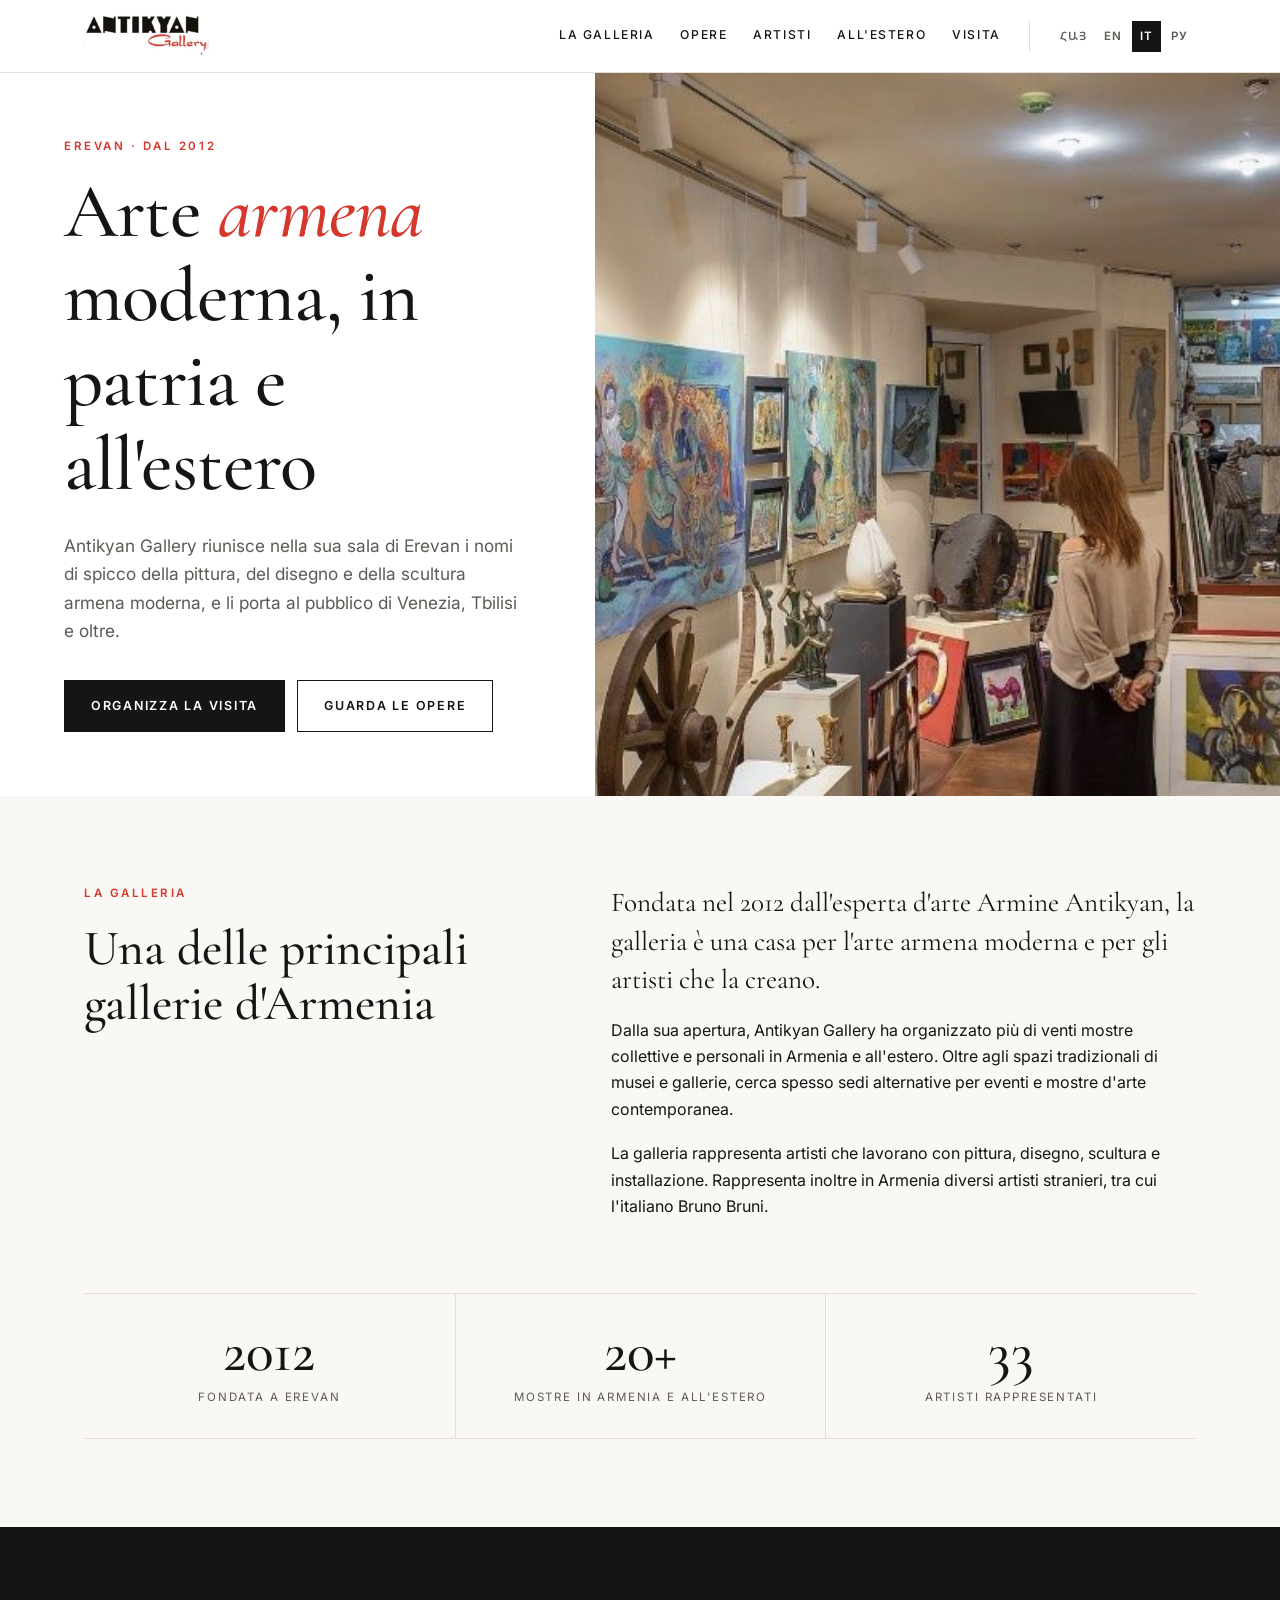
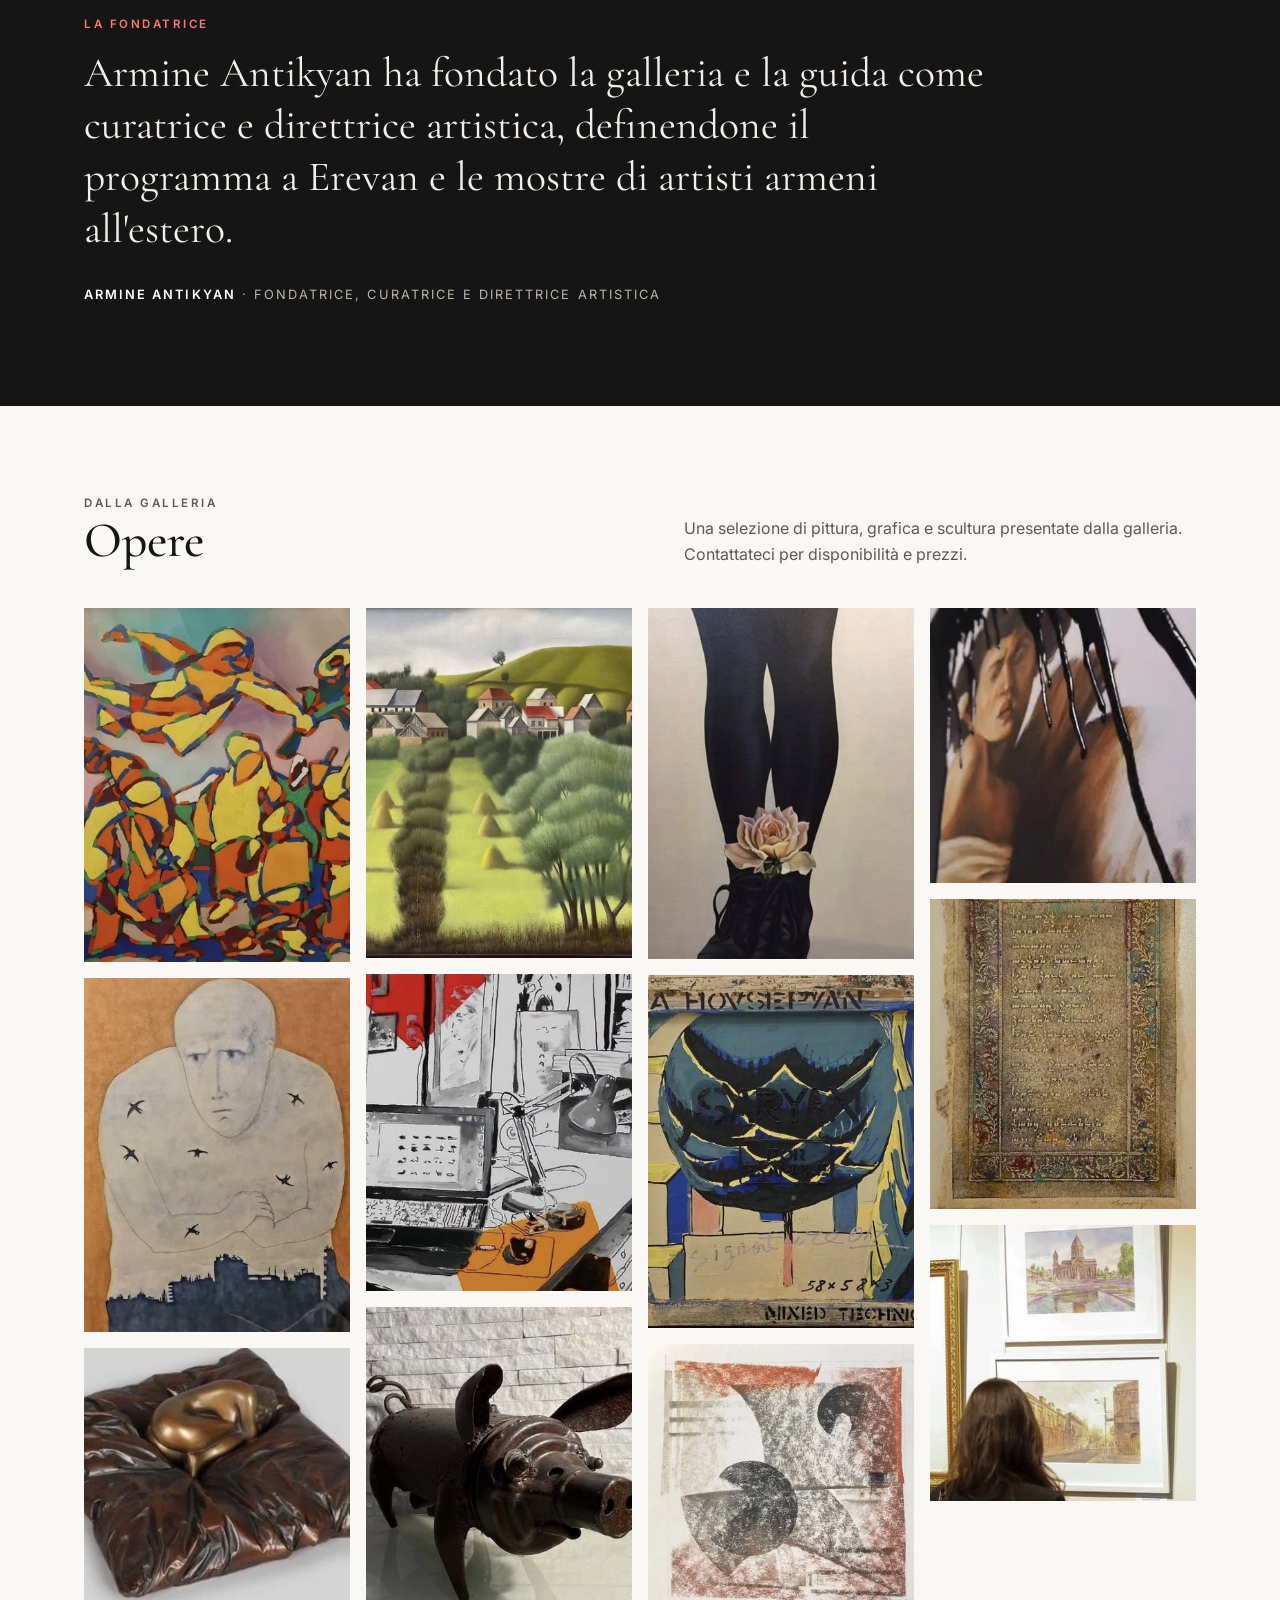
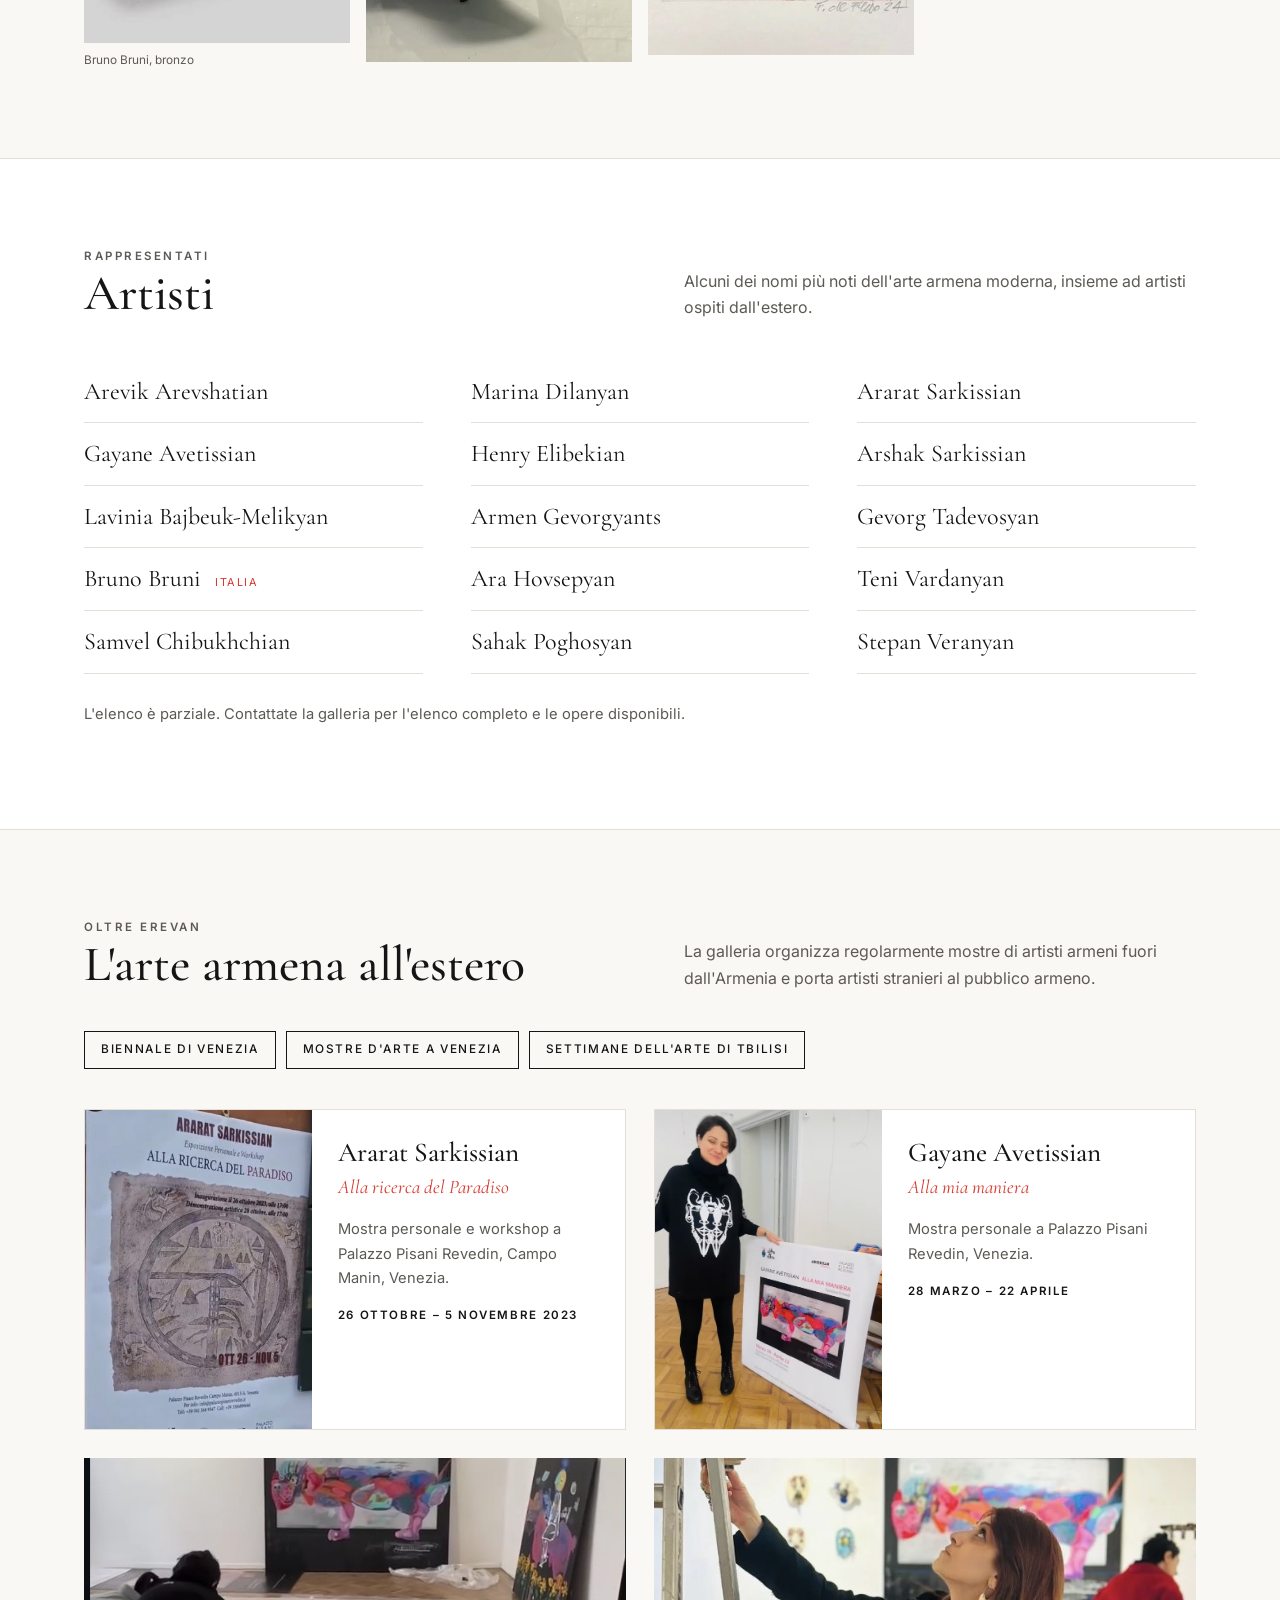
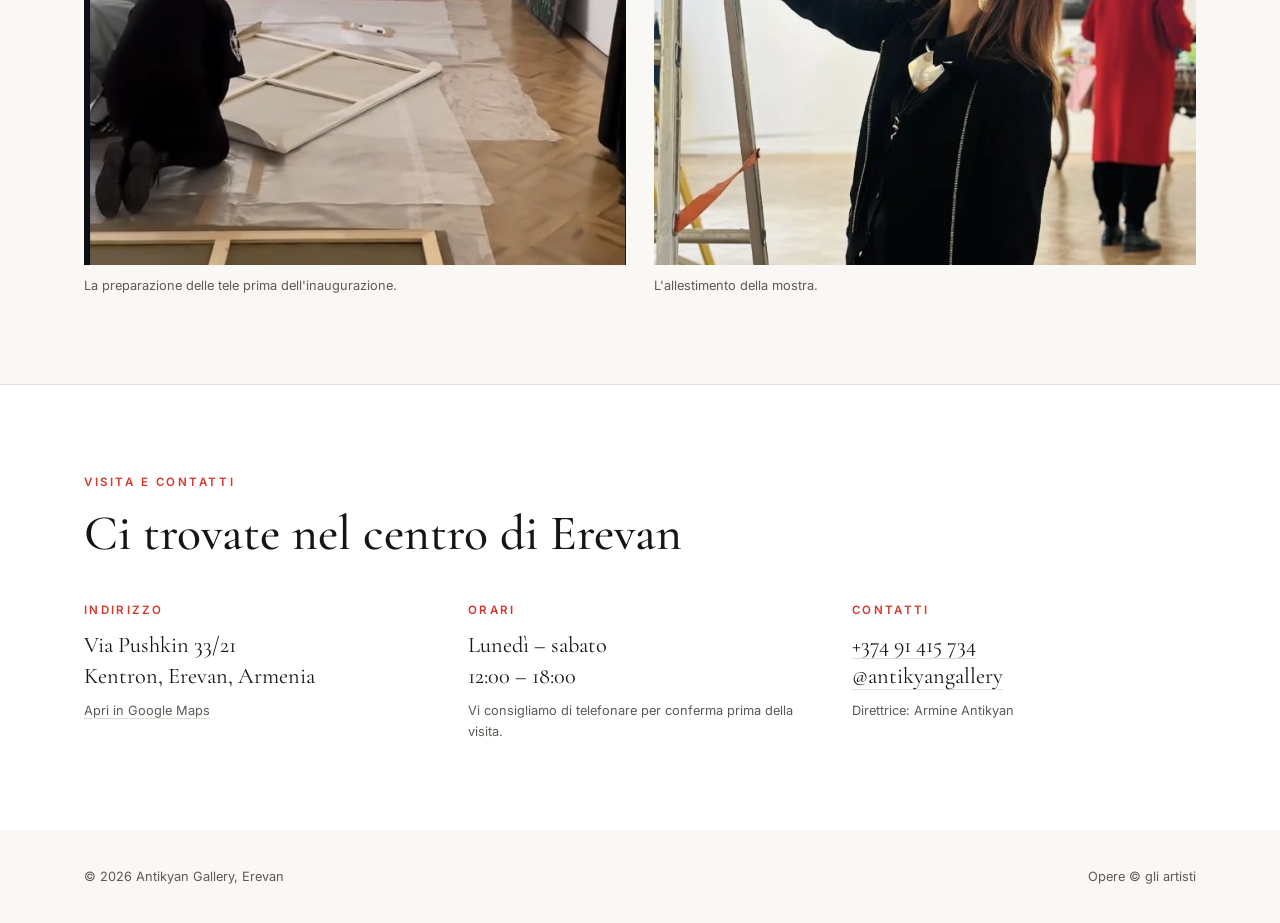
<file: it/index.html>
<!doctype html>
<html lang="it">
<head>
<meta charset="utf-8">
<meta name="viewport" content="width=device-width, initial-scale=1">
<title>Antikyan Gallery — Arte armena moderna, Erevan</title>
<meta name="description" content="Antikyan Gallery è una galleria d'arte armena moderna a Erevan, fondata nel 2012 da Armine Antikyan. Pittura, disegno, scultura e installazione, con mostre in Armenia e all'estero.">
<meta property="og:title" content="Antikyan Gallery — Arte armena moderna">
<meta property="og:description" content="Una delle principali gallerie d'arte armena moderna a Erevan, fondata da Armine Antikyan nel 2012.">
<meta property="og:image" content="https://antikyan.com/img/gallery-interior.jpg">
<meta property="og:url" content="https://antikyan.com/it/">
<meta property="og:type" content="website">
<link rel="canonical" href="https://antikyan.com/it/">
<link rel="alternate" hreflang="hy" href="https://antikyan.com/hy/">
<link rel="alternate" hreflang="en" href="https://antikyan.com/">
<link rel="alternate" hreflang="it" href="https://antikyan.com/it/">
<link rel="alternate" hreflang="ru" href="https://antikyan.com/ru/">
<link rel="alternate" hreflang="x-default" href="https://antikyan.com/">
<link rel="preconnect" href="https://fonts.googleapis.com">
<link rel="preconnect" href="https://fonts.gstatic.com" crossorigin>
<link href="https://fonts.googleapis.com/css2?family=Cormorant+Garamond:ital,wght@0,400;0,500;0,600;1,400&family=Inter:wght@400;500;600&family=Noto+Sans+Armenian:wght@400;500;600&family=Noto+Serif+Armenian:wght@400;500;600&display=swap" rel="stylesheet">
<link rel="stylesheet" href="../style.css">
</head>
<body>

<header>
  <div class="wrap bar">
    <a href="#top" aria-label="Antikyan Gallery — pagina iniziale"><img src="../img/logo.jpg" alt="Antikyan Gallery" width="740" height="260"></a>
    <nav aria-label="Sezioni">
      <a href="#about">La galleria</a>
      <a href="#works">Opere</a>
      <a href="#artists">Artisti</a>
      <a href="#abroad">All'estero</a>
      <a href="#visit">Visita</a>
    </nav>
    <ul class="langs" aria-label="Lingua">
      <li><a href="../hy/" lang="hy" hreflang="hy">ՀԱՅ</a></li>
      <li><a href="../" lang="en" hreflang="en">EN</a></li>
      <li><a href="../it/" lang="it" hreflang="it" aria-current="page">IT</a></li>
      <li><a href="../ru/" lang="ru" hreflang="ru">РУ</a></li>
    </ul>
  </div>
</header>

<main id="top">

<section class="hero">
  <div class="hero-grid">
    <div class="hero-text">
      <p class="eyebrow">Erevan · dal 2012</p>
      <h1>Arte <em>armena</em> moderna, in patria e all'estero</h1>
      <p class="lead">Antikyan Gallery riunisce nella sua sala di Erevan i nomi di spicco della pittura, del disegno e della scultura armena moderna, e li porta al pubblico di Venezia, Tbilisi e oltre.</p>
      <div class="btns">
        <a class="btn solid" href="#visit">Organizza la visita</a>
        <a class="btn" href="#works">Guarda le opere</a>
      </div>
    </div>
    <div class="hero-img"><img src="../img/gallery-interior.jpg" alt="L'interno di Antikyan Gallery a Erevan: dipinti, sculture e ceramiche riempiono la sala"></div>
  </div>
</section>

<section id="about">
  <div class="wrap">
    <div class="two">
      <div>
        <p class="eyebrow">La galleria</p>
        <h2>Una delle principali gallerie d'Armenia</h2>
      </div>
      <div>
        <p class="big">Fondata nel 2012 dall'esperta d'arte Armine Antikyan, la galleria è una casa per l'arte armena moderna e per gli artisti che la creano.</p>
        <p>Dalla sua apertura, Antikyan Gallery ha organizzato più di venti mostre collettive e personali in Armenia e all'estero. Oltre agli spazi tradizionali di musei e gallerie, cerca spesso sedi alternative per eventi e mostre d'arte contemporanea.</p>
        <p>La galleria rappresenta artisti che lavorano con pittura, disegno, scultura e installazione. Rappresenta inoltre in Armenia diversi artisti stranieri, tra cui l'italiano Bruno Bruni.</p>
      </div>
    </div>
    <div class="stats">
      <div class="stat"><b>2012</b><span>Fondata a Erevan</span></div>
      <div class="stat"><b>20+</b><span>Mostre in Armenia e all'estero</span></div>
      <div class="stat"><b>33</b><span>Artisti rappresentati</span></div>
    </div>
  </div>
</section>

<section class="founder">
  <div class="wrap">
    <p class="eyebrow">La fondatrice</p>
    <blockquote>Armine Antikyan ha fondato la galleria e la guida come curatrice e direttrice artistica, definendone il programma a Erevan e le mostre di artisti armeni all'estero.</blockquote>
    <p class="who"><b>Armine Antikyan</b> · Fondatrice, curatrice e direttrice artistica</p>
  </div>
</section>

<section id="works">
  <div class="wrap">
    <div class="head">
      <div>
        <p class="eyebrow">Dalla galleria</p>
        <h2>Opere</h2>
      </div>
      <p>Una selezione di pittura, grafica e scultura presentate dalla galleria. Contattateci per disponibilità e prezzi.</p>
    </div>
    <div class="works" id="grid">
      <button><img src="../img/work-01.jpg" alt="Dipinto di figure danzanti in giallo, arancione e blu" loading="lazy"></button>
      <button><img src="../img/work-09.jpg" alt="Disegno di una figura pallida a braccia conserte con rondini sopra il profilo di una città" loading="lazy"></button>
      <button><img src="../img/work-02.jpg" alt="Scultura in bronzo di Bruno Bruni: figura addormentata su un cuscino" loading="lazy"></button>
      <p class="cap">Bruno Bruni, bronzo</p>
      <button><img src="../img/work-11.jpg" alt="Paesaggio con villaggio dai tetti rossi, colline verdi e covoni" loading="lazy"></button>
      <button><img src="../img/work-04.jpg" alt="Disegno a inchiostro di una scrivania con computer e lampada, con accenti rossi e arancioni" loading="lazy"></button>
      <button><img src="../img/work-03.jpg" alt="Scultura in metallo di un maiale dalle grandi orecchie" loading="lazy"></button>
      <button><img src="../img/work-10.jpg" alt="Dipinto di gambe in calze scure e stivaletti con una rosa chiara" loading="lazy"></button>
      <button><img src="../img/work-07.jpg" alt="Opera in tecnica mista in blu, giallo e nero con scritte a stencil" loading="lazy"></button>
      <button><img src="../img/work-12.jpg" alt="Stampa astratta nei toni della terracotta e del carboncino" loading="lazy"></button>
      <button><img src="../img/work-05.jpg" alt="Dipinto di un volto in toni caldi sotto colature nere" loading="lazy"></button>
      <button><img src="../img/work-08.jpg" alt="Opera con scrittura armena entro una cornice floreale ornamentale" loading="lazy"></button>
      <button><img src="../img/work-06.jpg" alt="Una persona osserva due acquerelli incorniciati: una chiesa armena e una via cittadina" loading="lazy"></button>
    </div>
  </div>
</section>

<section id="artists" class="artists">
  <div class="wrap">
    <div class="head">
      <div>
        <p class="eyebrow">Rappresentati</p>
        <h2>Artisti</h2>
      </div>
      <p>Alcuni dei nomi più noti dell'arte armena moderna, insieme ad artisti ospiti dall'estero.</p>
    </div>
    <ul class="names">
      <li>Arevik Arevshatian</li>
      <li>Gayane Avetissian</li>
      <li>Lavinia Bajbeuk-Melikyan</li>
      <li>Bruno Bruni <small>Italia</small></li>
      <li>Samvel Chibukhchian</li>
      <li>Marina Dilanyan</li>
      <li>Henry Elibekian</li>
      <li>Armen Gevorgyants</li>
      <li>Ara Hovsepyan</li>
      <li>Sahak Poghosyan</li>
      <li>Ararat Sarkissian</li>
      <li>Arshak Sarkissian</li>
      <li>Gevorg Tadevosyan</li>
      <li>Teni Vardanyan</li>
      <li>Stepan Veranyan</li>
    </ul>
    <p class="note">L'elenco è parziale. Contattate la galleria per l'elenco completo e le opere disponibili.</p>
  </div>
</section>

<section id="abroad">
  <div class="wrap">
    <div class="head">
      <div>
        <p class="eyebrow">Oltre Erevan</p>
        <h2>L'arte armena all'estero</h2>
      </div>
      <p>La galleria organizza regolarmente mostre di artisti armeni fuori dall'Armenia e porta artisti stranieri al pubblico armeno.</p>
    </div>
    <ul class="places">
      <li>Biennale di Venezia</li>
      <li>Mostre d'arte a Venezia</li>
      <li>Settimane dell'arte di Tbilisi</li>
    </ul>

    <div class="shows">
      <article class="show">
        <img src="../img/venice-sarkissian-poster.jpg" alt="Manifesto della mostra di Ararat Sarkissian «Alla ricerca del Paradiso»" loading="lazy">
        <div>
          <h3>Ararat Sarkissian</h3>
          <i lang="it">Alla ricerca del Paradiso</i>
          <p>Mostra personale e workshop a Palazzo Pisani Revedin, Campo Manin, Venezia.</p>
          <p class="when">26 ottobre – 5 novembre 2023</p>
        </div>
      </article>
      <article class="show">
        <img src="../img/venice-avetissian-poster.jpg" alt="Il manifesto della mostra di Gayane Avetissian «Alla mia maniera»" loading="lazy">
        <div>
          <h3>Gayane Avetissian</h3>
          <i lang="it">Alla mia maniera</i>
          <p>Mostra personale a Palazzo Pisani Revedin, Venezia.</p>
          <p class="when">28 marzo – 22 aprile</p>
        </div>
      </article>
    </div>

    <div class="strip">
      <figure>
        <img src="../img/venice-install.jpg" alt="Tele tese sul parquet prima di una mostra" loading="lazy">
        <figcaption>La preparazione delle tele prima dell'inaugurazione.</figcaption>
      </figure>
      <figure>
        <img src="../img/venice-hanging.jpg" alt="L'allestimento delle opere nella sala espositiva" loading="lazy">
        <figcaption>L'allestimento della mostra.</figcaption>
      </figure>
    </div>
  </div>
</section>

<section id="visit" class="visit">
  <div class="wrap">
    <p class="eyebrow">Visita e contatti</p>
    <h2>Ci trovate nel centro di Erevan</h2>
    <div class="info">
      <div>
        <h3>Indirizzo</h3>
        <p>Via Pushkin 33/21<br>Kentron, Erevan, Armenia</p>
        <small><a href="https://www.google.com/maps/search/?api=1&query=Antikyan+Gallery+Pushkin+33%2F21+Yerevan" target="_blank" rel="noopener">Apri in Google Maps</a></small>
      </div>
      <div>
        <h3>Orari</h3>
        <p>Lunedì – sabato<br>12:00 – 18:00</p>
        <small>Vi consigliamo di telefonare per conferma prima della visita.</small>
      </div>
      <div>
        <h3>Contatti</h3>
        <p><a href="tel:+37491415734">+374 91 415 734</a><br>
        <a href="https://www.instagram.com/antikyangallery" target="_blank" rel="noopener">@antikyangallery</a></p>
        <small>Direttrice: Armine Antikyan</small>
      </div>
    </div>
  </div>
</section>

</main>

<footer>
  <div class="wrap">
    <span>© <span id="yr">2026</span> Antikyan Gallery, Erevan</span>
    <span>Opere © gli artisti</span>
  </div>
</footer>

<dialog id="lb" aria-label="Opera ingrandita">
  <button aria-label="Chiudi">×</button>
  <img alt="">
</dialog>

<script>
(function(){
  var lb=document.getElementById('lb'), big=lb.querySelector('img');
  document.getElementById('grid').addEventListener('click',function(e){
    var b=e.target.closest('button'); if(!b) return;
    var i=b.querySelector('img'); big.src=i.src; big.alt=i.alt;
    if(lb.showModal) lb.showModal();
  });
  lb.addEventListener('click',function(){ lb.close(); });
  document.getElementById('yr').textContent=new Date().getFullYear();
})();
</script>
</body>
</html>
</file>
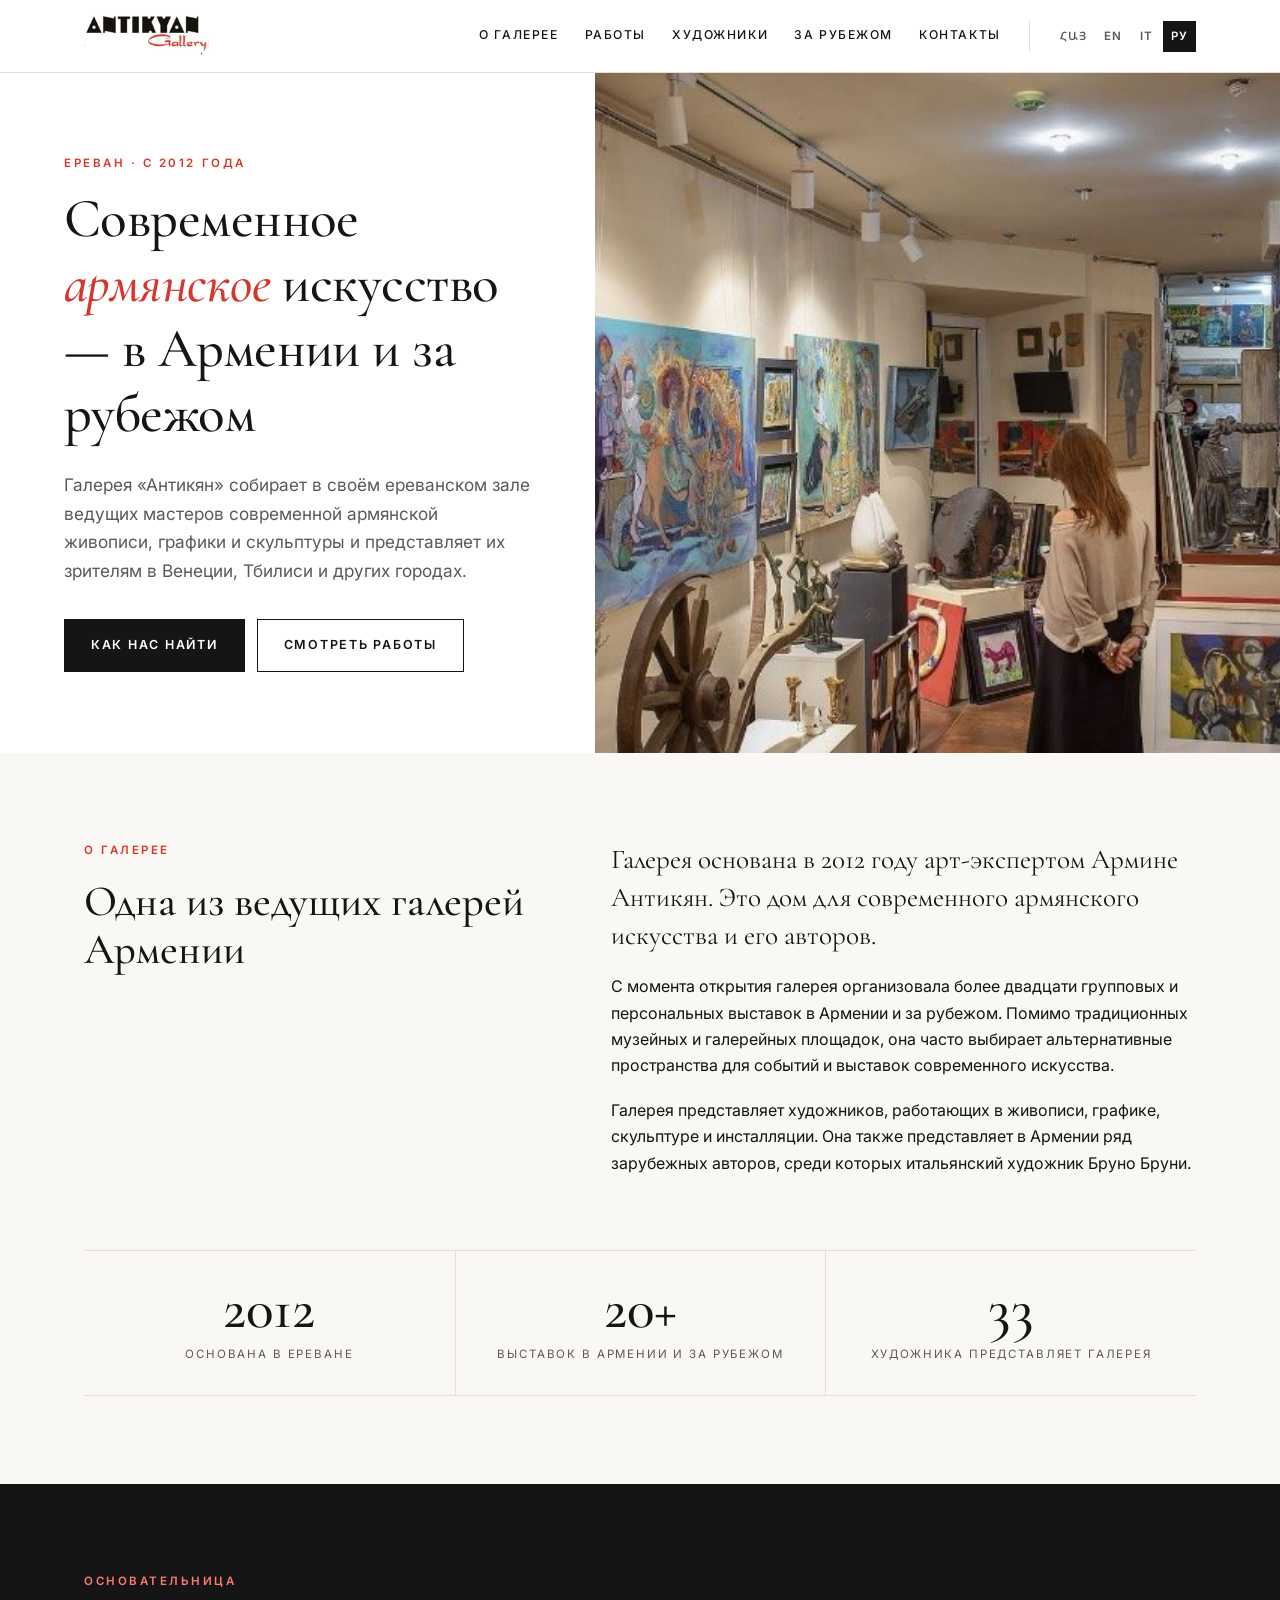
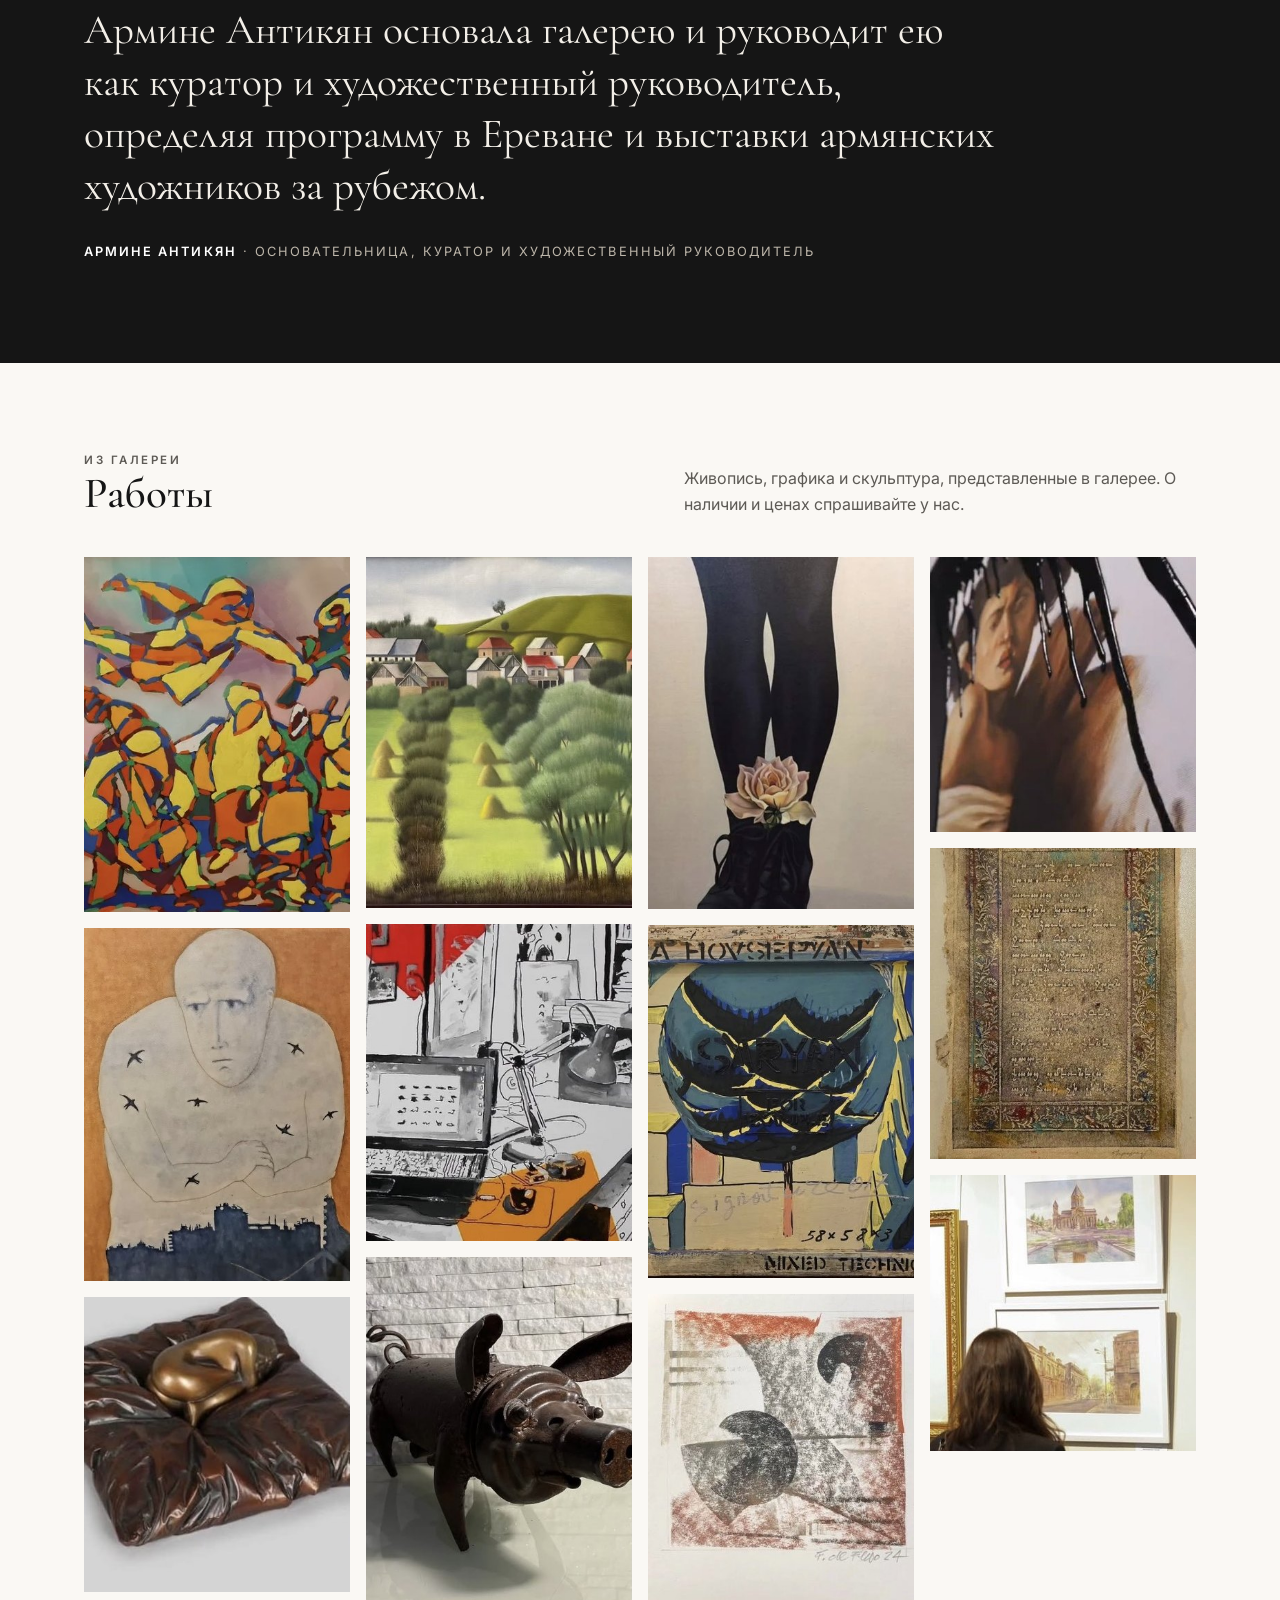
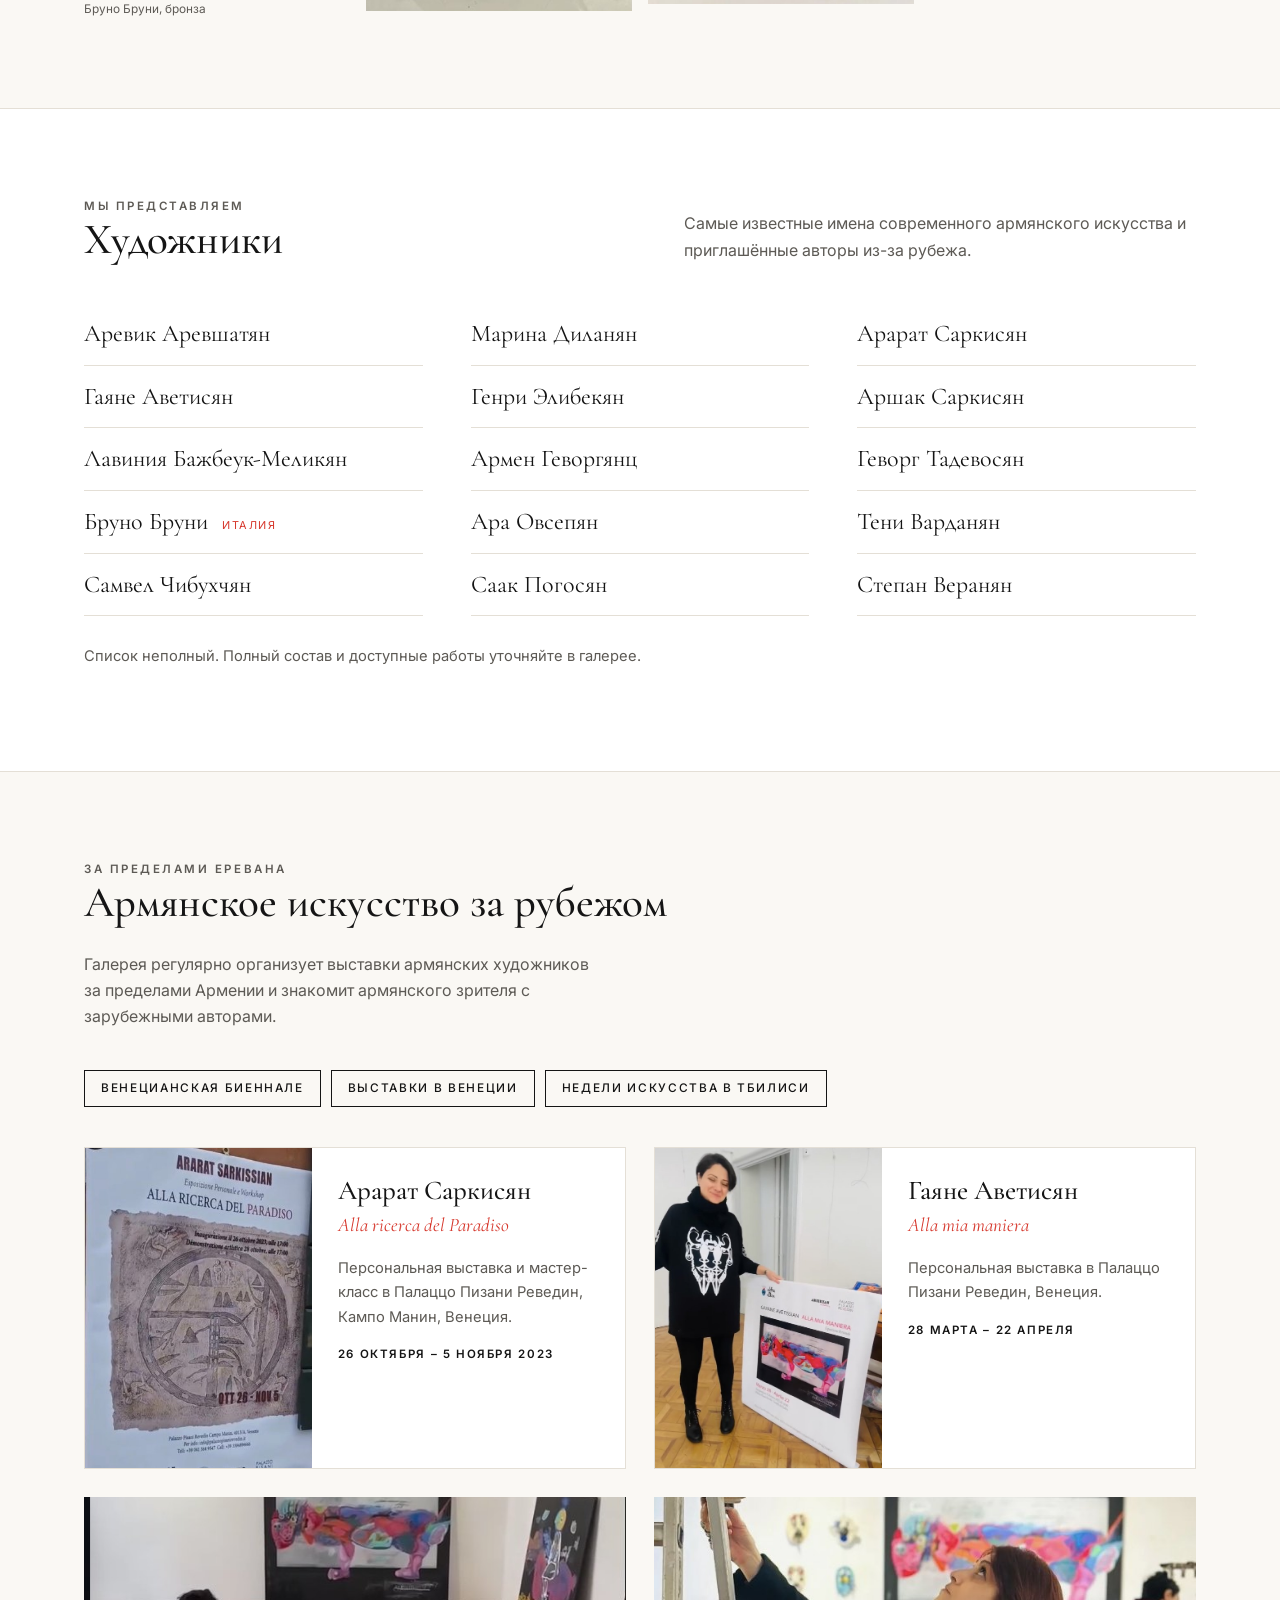
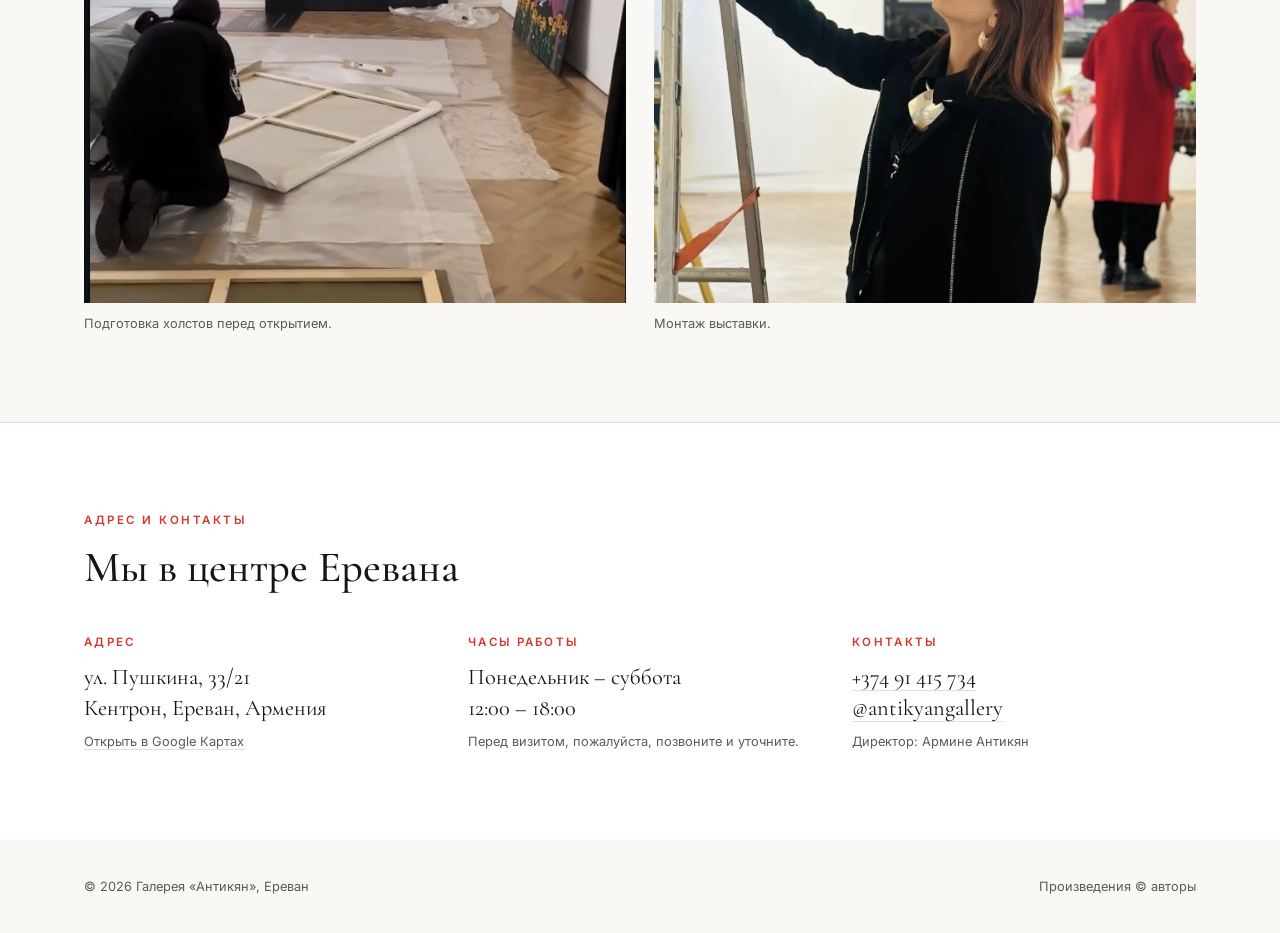
<file: ru/index.html>
<!doctype html>
<html lang="ru">
<head>
<meta charset="utf-8">
<meta name="viewport" content="width=device-width, initial-scale=1">
<title>Галерея «Антикян» — современное армянское искусство, Ереван</title>
<meta name="description" content="Галерея «Антикян» — галерея современного армянского искусства в Ереване, основанная в 2012 году Армине Антикян. Живопись, графика, скульптура и инсталляция, выставки в Армении и за рубежом.">
<meta property="og:title" content="Галерея «Антикян» — современное армянское искусство">
<meta property="og:description" content="Одна из ведущих галерей современного армянского искусства в Ереване, основанная Армине Антикян в 2012 году.">
<meta property="og:image" content="https://antikyan.com/img/gallery-interior.jpg">
<meta property="og:url" content="https://antikyan.com/ru/">
<meta property="og:type" content="website">
<link rel="canonical" href="https://antikyan.com/ru/">
<link rel="alternate" hreflang="hy" href="https://antikyan.com/hy/">
<link rel="alternate" hreflang="en" href="https://antikyan.com/">
<link rel="alternate" hreflang="it" href="https://antikyan.com/it/">
<link rel="alternate" hreflang="ru" href="https://antikyan.com/ru/">
<link rel="alternate" hreflang="x-default" href="https://antikyan.com/">
<link rel="preconnect" href="https://fonts.googleapis.com">
<link rel="preconnect" href="https://fonts.gstatic.com" crossorigin>
<link href="https://fonts.googleapis.com/css2?family=Cormorant+Garamond:ital,wght@0,400;0,500;0,600;1,400&family=Inter:wght@400;500;600&family=Noto+Sans+Armenian:wght@400;500;600&family=Noto+Serif+Armenian:wght@400;500;600&display=swap" rel="stylesheet">
<link rel="stylesheet" href="../style.css">
</head>
<body>

<header>
  <div class="wrap bar">
    <a href="#top" aria-label="Галерея «Антикян» — главная"><img src="../img/logo.jpg" alt="Antikyan Gallery" width="740" height="260"></a>
    <nav aria-label="Разделы">
      <a href="#about">О галерее</a>
      <a href="#works">Работы</a>
      <a href="#artists">Художники</a>
      <a href="#abroad">За рубежом</a>
      <a href="#visit">Контакты</a>
    </nav>
    <ul class="langs" aria-label="Язык">
      <li><a href="../hy/" lang="hy" hreflang="hy">ՀԱՅ</a></li>
      <li><a href="../" lang="en" hreflang="en">EN</a></li>
      <li><a href="../it/" lang="it" hreflang="it">IT</a></li>
      <li><a href="../ru/" lang="ru" hreflang="ru" aria-current="page">РУ</a></li>
    </ul>
  </div>
</header>

<main id="top">

<section class="hero">
  <div class="hero-grid">
    <div class="hero-text">
      <p class="eyebrow">Ереван · с 2012 года</p>
      <h1>Современное <em>армянское</em> искусство — в Армении и за рубежом</h1>
      <p class="lead">Галерея «Антикян» собирает в своём ереванском зале ведущих мастеров современной армянской живописи, графики и скульптуры и представляет их зрителям в Венеции, Тбилиси и других городах.</p>
      <div class="btns">
        <a class="btn solid" href="#visit">Как нас найти</a>
        <a class="btn" href="#works">Смотреть работы</a>
      </div>
    </div>
    <div class="hero-img"><img src="../img/gallery-interior.jpg" alt="Интерьер галереи «Антикян» в Ереване: зал с живописью, скульптурой и керамикой"></div>
  </div>
</section>

<section id="about">
  <div class="wrap">
    <div class="two">
      <div>
        <p class="eyebrow">О галерее</p>
        <h2>Одна из ведущих галерей Армении</h2>
      </div>
      <div>
        <p class="big">Галерея основана в 2012 году арт-экспертом Армине Антикян. Это дом для современного армянского искусства и его авторов.</p>
        <p>С момента открытия галерея организовала более двадцати групповых и персональных выставок в Армении и за рубежом. Помимо традиционных музейных и галерейных площадок, она часто выбирает альтернативные пространства для событий и выставок современного искусства.</p>
        <p>Галерея представляет художников, работающих в живописи, графике, скульптуре и инсталляции. Она также представляет в Армении ряд зарубежных авторов, среди которых итальянский художник Бруно Бруни.</p>
      </div>
    </div>
    <div class="stats">
      <div class="stat"><b>2012</b><span>Основана в Ереване</span></div>
      <div class="stat"><b>20+</b><span>Выставок в Армении и за рубежом</span></div>
      <div class="stat"><b>33</b><span>Художника представляет галерея</span></div>
    </div>
  </div>
</section>

<section class="founder">
  <div class="wrap">
    <p class="eyebrow">Основательница</p>
    <blockquote>Армине Антикян основала галерею и руководит ею как куратор и художественный руководитель, определяя программу в Ереване и выставки армянских художников за рубежом.</blockquote>
    <p class="who"><b>Армине Антикян</b> · Основательница, куратор и художественный руководитель</p>
  </div>
</section>

<section id="works">
  <div class="wrap">
    <div class="head">
      <div>
        <p class="eyebrow">Из галереи</p>
        <h2>Работы</h2>
      </div>
      <p>Живопись, графика и скульптура, представленные в галерее. О наличии и ценах спрашивайте у нас.</p>
    </div>
    <div class="works" id="grid">
      <button><img src="../img/work-01.jpg" alt="Картина с танцующими фигурами в жёлтых, оранжевых и синих тонах" loading="lazy"></button>
      <button><img src="../img/work-09.jpg" alt="Рисунок: бледная фигура со скрещёнными руками и ласточки над силуэтом города" loading="lazy"></button>
      <button><img src="../img/work-02.jpg" alt="Бронзовая скульптура Бруно Бруни: спящая фигура на подушке" loading="lazy"></button>
      <p class="cap">Бруно Бруни, бронза</p>
      <button><img src="../img/work-11.jpg" alt="Пейзаж с деревней под красными крышами, зелёными холмами и стогами" loading="lazy"></button>
      <button><img src="../img/work-04.jpg" alt="Рисунок тушью: рабочий стол с компьютером и лампой, красные и оранжевые акценты" loading="lazy"></button>
      <button><img src="../img/work-03.jpg" alt="Металлическая скульптура свиньи с большими ушами" loading="lazy"></button>
      <button><img src="../img/work-10.jpg" alt="Картина: ноги в тёмных колготках и ботинках со светлой розой" loading="lazy"></button>
      <button><img src="../img/work-07.jpg" alt="Работа в смешанной технике в синих, жёлтых и чёрных тонах с трафаретными надписями" loading="lazy"></button>
      <button><img src="../img/work-12.jpg" alt="Абстрактный оттиск в терракотовых и угольных тонах" loading="lazy"></button>
      <button><img src="../img/work-05.jpg" alt="Картина: лицо в тёплых тонах под чёрными потёками" loading="lazy"></button>
      <button><img src="../img/work-08.jpg" alt="Работа с армянским письмом в орнаментальной цветочной рамке" loading="lazy"></button>
      <button><img src="../img/work-06.jpg" alt="Посетитель рассматривает две акварели в рамах: армянская церковь и городская улица" loading="lazy"></button>
    </div>
  </div>
</section>

<section id="artists" class="artists">
  <div class="wrap">
    <div class="head">
      <div>
        <p class="eyebrow">Мы представляем</p>
        <h2>Художники</h2>
      </div>
      <p>Самые известные имена современного армянского искусства и приглашённые авторы из-за рубежа.</p>
    </div>
    <ul class="names">
      <li>Аревик Аревшатян</li>
      <li>Гаяне Аветисян</li>
      <li>Лавиния Бажбеук-Меликян</li>
      <li>Бруно Бруни <small>Италия</small></li>
      <li>Самвел Чибухчян</li>
      <li>Марина Диланян</li>
      <li>Генри Элибекян</li>
      <li>Армен Геворгянц</li>
      <li>Ара Овсепян</li>
      <li>Саак Погосян</li>
      <li>Арарат Саркисян</li>
      <li>Аршак Саркисян</li>
      <li>Геворг Тадевосян</li>
      <li>Тени Варданян</li>
      <li>Степан Веранян</li>
    </ul>
    <p class="note">Список неполный. Полный состав и доступные работы уточняйте в галерее.</p>
  </div>
</section>

<section id="abroad">
  <div class="wrap">
    <div class="head">
      <div>
        <p class="eyebrow">За пределами Еревана</p>
        <h2>Армянское искусство за рубежом</h2>
      </div>
      <p>Галерея регулярно организует выставки армянских художников за пределами Армении и знакомит армянского зрителя с зарубежными авторами.</p>
    </div>
    <ul class="places">
      <li>Венецианская биеннале</li>
      <li>Выставки в Венеции</li>
      <li>Недели искусства в Тбилиси</li>
    </ul>

    <div class="shows">
      <article class="show">
        <img src="../img/venice-sarkissian-poster.jpg" alt="Афиша выставки Арарата Саркисяна «Alla ricerca del Paradiso»" loading="lazy">
        <div>
          <h3>Арарат Саркисян</h3>
          <i lang="it">Alla ricerca del Paradiso</i>
          <p>Персональная выставка и мастер-класс в Палаццо Пизани Реведин, Кампо Манин, Венеция.</p>
          <p class="when">26 октября – 5 ноября 2023</p>
        </div>
      </article>
      <article class="show">
        <img src="../img/venice-avetissian-poster.jpg" alt="Афиша выставки Гаяне Аветисян «Alla mia maniera»" loading="lazy">
        <div>
          <h3>Гаяне Аветисян</h3>
          <i lang="it">Alla mia maniera</i>
          <p>Персональная выставка в Палаццо Пизани Реведин, Венеция.</p>
          <p class="when">28 марта – 22 апреля</p>
        </div>
      </article>
    </div>

    <div class="strip">
      <figure>
        <img src="../img/venice-install.jpg" alt="Холсты натягивают на подрамники на паркете перед выставкой" loading="lazy">
        <figcaption>Подготовка холстов перед открытием.</figcaption>
      </figure>
      <figure>
        <img src="../img/venice-hanging.jpg" alt="Развеска работ в выставочном зале" loading="lazy">
        <figcaption>Монтаж выставки.</figcaption>
      </figure>
    </div>
  </div>
</section>

<section id="visit" class="visit">
  <div class="wrap">
    <p class="eyebrow">Адрес и контакты</p>
    <h2>Мы в центре Еревана</h2>
    <div class="info">
      <div>
        <h3>Адрес</h3>
        <p>ул. Пушкина, 33/21<br>Кентрон, Ереван, Армения</p>
        <small><a href="https://www.google.com/maps/search/?api=1&query=Antikyan+Gallery+Pushkin+33%2F21+Yerevan" target="_blank" rel="noopener">Открыть в Google Картах</a></small>
      </div>
      <div>
        <h3>Часы работы</h3>
        <p>Понедельник – суббота<br>12:00 – 18:00</p>
        <small>Перед визитом, пожалуйста, позвоните и уточните.</small>
      </div>
      <div>
        <h3>Контакты</h3>
        <p><a href="tel:+37491415734">+374 91 415 734</a><br>
        <a href="https://www.instagram.com/antikyangallery" target="_blank" rel="noopener">@antikyangallery</a></p>
        <small>Директор: Армине Антикян</small>
      </div>
    </div>
  </div>
</section>

</main>

<footer>
  <div class="wrap">
    <span>© <span id="yr">2026</span> Галерея «Антикян», Ереван</span>
    <span>Произведения © авторы</span>
  </div>
</footer>

<dialog id="lb" aria-label="Увеличенное изображение">
  <button aria-label="Закрыть">×</button>
  <img alt="">
</dialog>

<script>
(function(){
  var lb=document.getElementById('lb'), big=lb.querySelector('img');
  document.getElementById('grid').addEventListener('click',function(e){
    var b=e.target.closest('button'); if(!b) return;
    var i=b.querySelector('img'); big.src=i.src; big.alt=i.alt;
    if(lb.showModal) lb.showModal();
  });
  lb.addEventListener('click',function(){ lb.close(); });
  document.getElementById('yr').textContent=new Date().getFullYear();
})();
</script>
</body>
</html>
</file>
<file: style.css>
:root{
  --paper:#faf8f4; --wall:#ffffff; --ink:#151515; --soft:#5d5a55; --line:#e4dfd6;
  --red:#d6372c; --max:1160px;
  --serif:"Cormorant Garamond","Noto Serif Armenian","Iowan Old Style",Georgia,serif;
  --sans:"Inter","Noto Sans Armenian",-apple-system,"Segoe UI",Roboto,Helvetica,Arial,sans-serif;
}
*{box-sizing:border-box}
html{scroll-behavior:smooth;-webkit-text-size-adjust:100%}
body{margin:0;background:var(--paper);color:var(--ink);font-family:var(--sans);font-size:16px;line-height:1.65}
img{max-width:100%;display:block}
a{color:inherit}
.wrap{max-width:var(--max);margin:0 auto;padding:0 24px}
h1,h2,h3{font-family:var(--serif);font-weight:500;line-height:1.1;margin:0}
h2{font-size:clamp(2rem,4.2vw,3.1rem)}
.eyebrow{font-size:.72rem;letter-spacing:.22em;text-transform:uppercase;color:var(--red);font-weight:600;margin:0 0 14px}
section{padding:88px 0}
@media(max-width:700px){section{padding:60px 0}}

/* header */
header{position:sticky;top:0;z-index:20;background:rgba(255,255,255,.94);backdrop-filter:blur(8px);border-bottom:1px solid var(--line)}
.bar{display:grid;grid-template-columns:auto 1fr auto;grid-template-areas:"logo nav langs";align-items:center;gap:28px;height:72px}
.bar>a{grid-area:logo}
.bar img{height:44px;width:auto}
nav{grid-area:nav;display:flex;gap:26px;justify-content:flex-end}
nav a{text-decoration:none;font-size:.76rem;letter-spacing:.13em;text-transform:uppercase;font-weight:500;padding:6px 0;border-bottom:1px solid transparent;white-space:nowrap}
nav a:hover{border-color:var(--red)}
.langs{grid-area:langs;display:flex;gap:2px;list-style:none;margin:0;padding:0 0 0 22px;border-left:1px solid var(--line)}
.langs a{display:block;text-decoration:none;font-size:.72rem;letter-spacing:.08em;font-weight:600;padding:6px 8px;color:var(--soft)}
.langs a:hover{color:var(--red)}
.langs a[aria-current]{color:#fff;background:var(--ink)}
@media(max-width:980px){
  .bar{grid-template-columns:1fr auto;grid-template-areas:"logo langs" "nav nav";height:auto;gap:0 16px;padding-top:12px}
  .bar img{height:38px}
  .langs{border-left:0;padding-left:0}
  nav{overflow-x:auto;gap:22px;padding:10px 0 12px;justify-content:flex-start}
}

/* hero */
.hero{padding:0;background:var(--wall)}
.hero-grid{display:grid;grid-template-columns:1fr 1.15fr;align-items:stretch;min-height:min(78vh,680px)}
.hero-text{display:flex;flex-direction:column;justify-content:center;padding:64px clamp(24px,5vw,72px)}
.hero h1{font-size:clamp(2.7rem,6vw,4.9rem);letter-spacing:-.01em}
.hero h1 em{color:var(--red);font-style:italic}
.hero p.lead{font-size:1.08rem;color:var(--soft);max-width:34em;margin:24px 0 34px}
.hero-img{position:relative;min-height:320px}
.hero-img img{position:absolute;inset:0;width:100%;height:100%;object-fit:cover}
.btns{display:flex;flex-wrap:wrap;gap:12px}
.btn{display:inline-block;text-decoration:none;font-size:.78rem;letter-spacing:.14em;text-transform:uppercase;font-weight:600;padding:15px 26px;border:1px solid var(--ink);transition:background .2s,color .2s}
.btn.solid{background:var(--ink);color:#fff}
.btn:hover{background:var(--red);border-color:var(--red);color:#fff}
@media(max-width:900px){.hero-grid{grid-template-columns:1fr}.hero-img{order:-1;aspect-ratio:16/10;min-height:0}.hero-text{padding:44px 24px 56px}}

/* about */
.two{display:grid;grid-template-columns:1fr 1.3fr;gap:clamp(32px,6vw,88px)}
.two p{margin:0 0 18px}
.big{font-family:var(--serif);font-size:clamp(1.35rem,2.2vw,1.7rem);line-height:1.4}
.stats{display:grid;grid-template-columns:repeat(3,1fr);gap:0;margin-top:56px;border-top:1px solid var(--line);border-bottom:1px solid var(--line)}
.stat{padding:30px 20px;text-align:center;border-left:1px solid var(--line)}
.stat:first-child{border-left:0}
.stat b{display:block;font-family:var(--serif);font-weight:500;font-size:clamp(2.4rem,5vw,3.6rem);line-height:1}
.stat span{font-size:.72rem;letter-spacing:.16em;text-transform:uppercase;color:var(--soft)}
@media(max-width:800px){.two{grid-template-columns:1fr}}
@media(max-width:560px){.stats{grid-template-columns:1fr}.stat{border-left:0;border-top:1px solid var(--line)}.stat:first-child{border-top:0}}

/* founder */
.founder{background:var(--ink);color:#f3efe8}
.founder .eyebrow{color:#ff7a6f}
.founder blockquote{margin:0;font-family:var(--serif);font-size:clamp(1.6rem,3.4vw,2.6rem);line-height:1.25;max-width:22em}
.founder .who{margin-top:28px;font-size:.8rem;letter-spacing:.16em;text-transform:uppercase;color:#bdb6aa}
.founder .who b{color:#fff;font-weight:600}

/* works */
.head{display:flex;align-items:flex-end;justify-content:space-between;gap:24px;flex-wrap:wrap;margin-bottom:40px}
.head p{margin:0;color:var(--soft);max-width:32em}
.works{columns:4 220px;column-gap:16px}
.works button{display:block;width:100%;padding:0;margin:0 0 16px;border:0;background:#eee;cursor:zoom-in;break-inside:avoid;overflow:hidden}
.works img{width:100%;transition:transform .5s}
.works button:hover img,.works button:focus-visible img{transform:scale(1.04)}
.works button:focus-visible{outline:2px solid var(--red);outline-offset:3px}
.cap{font-size:.74rem;color:var(--soft);margin:-8px 0 16px;break-inside:avoid}

/* artists */
.artists{background:var(--wall);border-top:1px solid var(--line);border-bottom:1px solid var(--line)}
.names{list-style:none;margin:0;padding:0;columns:3 220px;column-gap:48px}
.names li{font-family:var(--serif);font-size:1.5rem;padding:11px 0;border-bottom:1px solid var(--line);break-inside:avoid}
.names small{font-family:var(--sans);font-size:.68rem;letter-spacing:.14em;text-transform:uppercase;color:var(--red);margin-left:8px}
.note{margin-top:28px;color:var(--soft);font-size:.92rem}

/* abroad */
.shows{display:grid;grid-template-columns:repeat(2,1fr);gap:28px;margin-top:8px}
.show{background:var(--wall);border:1px solid var(--line);display:grid;grid-template-columns:42% 1fr}
.show img{width:100%;height:100%;object-fit:cover;min-height:260px}
.show div{padding:28px 26px}
.show h3{font-size:1.7rem;margin-bottom:4px}
.show i{font-family:var(--serif);font-size:1.2rem;color:var(--red)}
.show p{margin:14px 0 0;font-size:.92rem;color:var(--soft)}
.show .when{font-size:.72rem;letter-spacing:.14em;text-transform:uppercase;color:var(--ink);font-weight:600;margin-top:16px}
.strip{display:grid;grid-template-columns:1fr 1fr;gap:28px;margin-top:28px}
.strip figure{margin:0}
.strip img{width:100%;aspect-ratio:4/3;object-fit:cover}
.strip figcaption{font-size:.8rem;color:var(--soft);margin-top:10px}
.places{display:flex;flex-wrap:wrap;gap:10px;margin:0 0 40px;padding:0;list-style:none}
.places li{border:1px solid var(--ink);padding:8px 16px;font-size:.74rem;letter-spacing:.14em;text-transform:uppercase;font-weight:500}
@media(max-width:900px){.shows,.strip{grid-template-columns:1fr}}
@media(max-width:480px){.show{grid-template-columns:1fr}.show img{aspect-ratio:4/3;min-height:0}}

/* visit */
.visit{background:var(--wall);border-top:1px solid var(--line)}
.info{display:grid;grid-template-columns:repeat(3,1fr);gap:40px;margin-top:44px}
.info h3{font-family:var(--sans);font-size:.72rem;letter-spacing:.2em;text-transform:uppercase;font-weight:600;color:var(--red);margin-bottom:12px}
.info p{margin:0;font-family:var(--serif);font-size:1.4rem;line-height:1.4}
.info a{text-decoration:none;border-bottom:1px solid var(--line)}
.info a:hover{border-color:var(--red)}
.info small{display:block;font-family:var(--sans);font-size:.8rem;color:var(--soft);margin-top:8px}
@media(max-width:800px){.info{grid-template-columns:1fr;gap:30px}}

footer{padding:36px 0;font-size:.8rem;color:var(--soft)}
footer .wrap{display:flex;justify-content:space-between;gap:16px;flex-wrap:wrap}

/* lightbox */
dialog{border:0;padding:0;background:transparent;max-width:94vw;max-height:94vh}
dialog::backdrop{background:rgba(10,10,10,.9)}
dialog img{max-width:94vw;max-height:88vh;margin:0 auto}
dialog button{position:fixed;top:14px;right:18px;background:none;border:0;color:#fff;font-size:2.2rem;line-height:1;cursor:pointer}
@media(prefers-reduced-motion:reduce){html{scroll-behavior:auto}.works img{transition:none}}

/* longer words in Armenian and Russian need a smaller headline */
html:lang(hy) .hero h1,html:lang(ru) .hero h1{font-size:clamp(2.1rem,4.3vw,3.5rem);line-height:1.18}
html:lang(hy) h2,html:lang(ru) h2{font-size:clamp(1.8rem,3.6vw,2.7rem)}
html:lang(hy) .names li{font-size:1.25rem}
</file>
